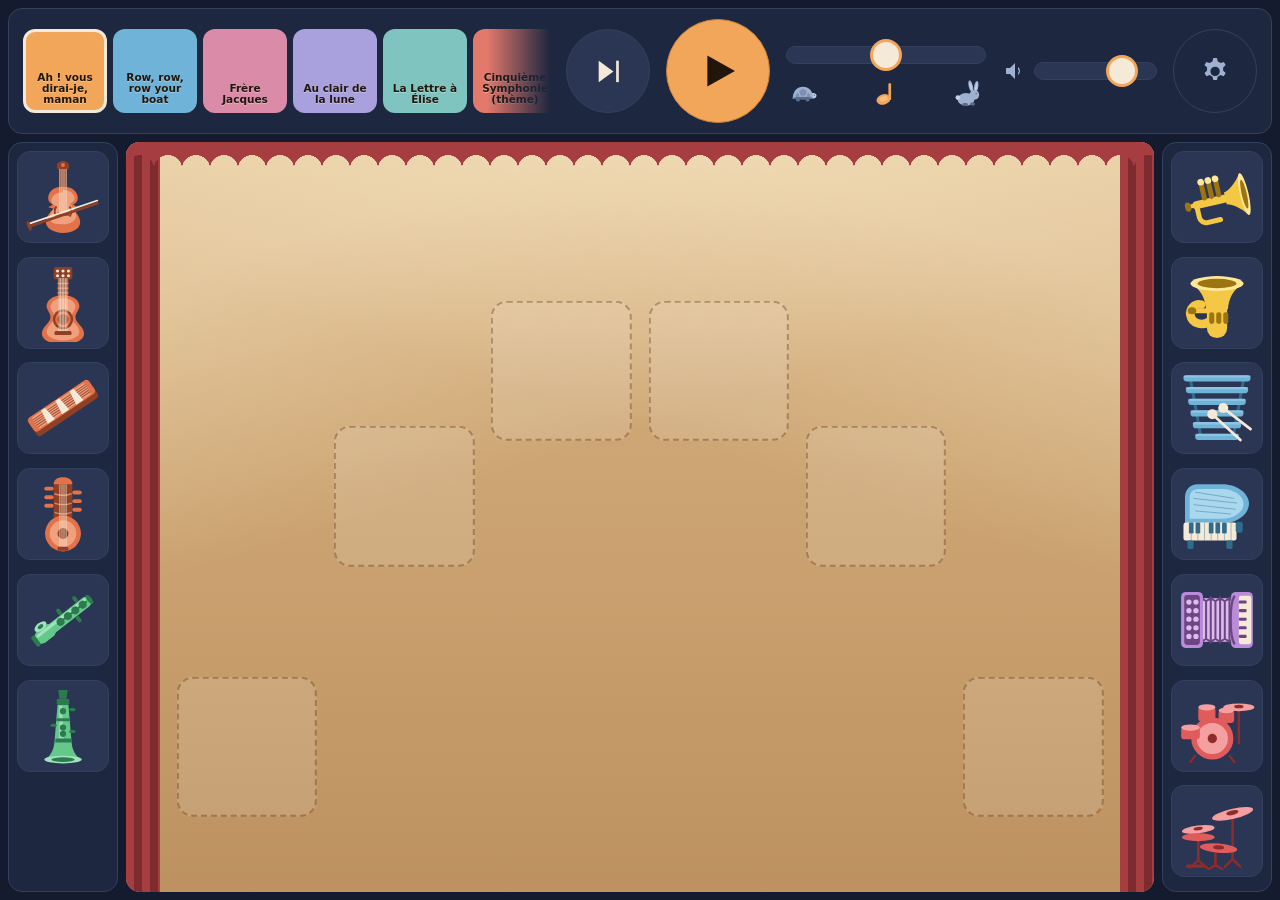
<file: index.html>
<!doctype html>
<html lang="fr">
<head>
<meta charset="utf-8">
<meta name="viewport" content="width=device-width, initial-scale=1, maximum-scale=1, user-scalable=no, viewport-fit=cover">
<meta name="theme-color" content="#141b2e">
<meta name="apple-mobile-web-app-capable" content="yes">
<meta name="apple-mobile-web-app-status-bar-style" content="black-translucent">
<link rel="icon" href="assets/img/icone-32.png">
<link rel="apple-touch-icon" href="assets/img/icone-180.png">
<link rel="manifest" href="manifest.webmanifest">
<link rel="stylesheet" href="src/app.css">
<title>Mon premier orchestre</title>
</head>
<body>

<div class="app">

  <!-- Rangee 1 en portrait, debut de ligne en paysage : le selecteur de
       morceau, la fleche suivant (le PLAY du jouet, qui enchaine), et
       l'engrenage de la zone parent derriere un appui long de 2 s. -->
  <header class="ctrl">
    <div class="rangee">
      <div class="morceaux" id="morceaux"></div>
      <button class="rond" id="suivant" aria-label="morceau suivant">
        <svg viewBox="0 0 24 24"><path d="M5 4l11 8-11 8z"/><path d="M18 4h2v16h-2z"/></svg>
      </button>
      <button class="rond engrenage" id="engrenage" aria-label="zone parent, appui long de 2 secondes">
        <svg viewBox="0 0 24 24"><path d="M12 8.5A3.5 3.5 0 1 0 12 15.5A3.5 3.5 0 1 0 12 8.5M10.6 2h2.8l.5 2.5 2.2 1.3 2.4-.9 1.4 2.4-1.9 1.7v2.5l1.9 1.7-1.4 2.4-2.4-.9-2.2 1.3-.5 2.5h-2.8l-.5-2.5-2.2-1.3-2.4.9-1.4-2.4 1.9-1.7v-2.5L4.1 7.3l1.4-2.4 2.4.9 2.2-1.3z"/></svg>
      </button>
    </div>

    <!-- Rangee 2 : le gros bouton de lecture et le tempo, aimante sur les
         trois reperes illustres (tortue, noire, lapin). -->
    <div class="rangee">
      <button class="rond play" id="play" aria-label="lecture">
        <svg id="icone-play" viewBox="0 0 24 24"><path d="M6 3l16 9-16 9z"/></svg>
        <svg id="icone-pause" viewBox="0 0 24 24"><path d="M5 3h5v18H5zM14 3h5v18h-5z"/></svg>
      </button>
      <div class="curseur">
        <input type="range" class="piste" id="tempo" min="60" max="140" step="1" value="100"
               aria-label="tempo">
        <div class="reperes">
          <svg aria-label="lent"><use href="#r-lent"/></svg>
          <svg class="actif" aria-label="normal"><use href="#r-normal"/></svg>
          <svg aria-label="rapide"><use href="#r-rapide"/></svg>
        </div>
      </div>
    </div>

    <!-- Rangee 3 : le volume, sur toute la largeur en portrait. -->
    <div class="rangee">
      <div class="ligne-volume">
        <svg viewBox="0 0 24 24"><path d="M4 9h4l5-5v16l-5-5H4z"/><path d="M16 8a5 5 0 0 1 0 8v-2a3 3 0 0 0 0-4z"/></svg>
        <input type="range" class="piste" id="volume" min="0" max="100" step="1" value="80"
               aria-label="volume">
      </div>
    </div>
  </header>

  <!-- La scene. Six emplacements en demi-cercle en paysage, en grille 3x2 en
       portrait. Scene vide, aucun son, et l'horloge continue de tourner. -->
  <div class="scene" id="scene">
    <div class="rideau-g"></div>
    <div class="rideau-d"></div>
    <div class="frise"></div>
    <div class="places" id="places"></div>
  </div>

  <!-- La reserve. Deux colonnes laterales en paysage, coupees sur une
       frontiere de famille : cordes et bois a gauche, le reste a droite.
       Une grille de 13 en portrait. -->
  <div class="res-paysage res-a" id="res-a"></div>
  <div class="res-paysage res-b" id="res-b"></div>
  <div class="res-portrait" id="res-portrait"></div>

</div>

<!-- Le fantome qui suit le doigt pendant un glisser. En pointer-events: none,
     sinon il se masquerait lui-meme a elementFromPoint. -->
<div id="fantome" hidden></div>

<!-- L'astuce, quand on lache l'engrenage avant les 2 s. -->
<div id="astuce" hidden></div>

<!-- La zone parent, derriere un appui long de 2 s sur l'engrenage. Trois
     pages : la bibliotheque, l'import, et « a propos » avec les credits que la
     regle dure n° 3 du projet exige. Tout le code est dans src/parent.js. -->
<div id="parent" hidden>
  <div class="panneau">
    <nav class="onglets" id="onglets">
      <button class="onglet actif" data-page="biblio">Bibliothèque</button>
      <button class="onglet" data-page="import">Importer</button>
      <button class="onglet" data-page="propos">À propos</button>
    </nav>

    <section class="page" id="p-biblio">
      <p class="aide">Masquer un morceau le retire du choix de l'enfant sans le
      supprimer. Les flèches changent l'ordre.</p>
      <ul class="liste" id="liste-biblio"></ul>
      <p id="biblio-etat" class="etat"></p>
    </section>

    <section class="page" id="p-import" hidden>
      <p>Deux sortes de fichiers : un morceau au <strong>format du projet</strong>
      (<code>.json</code>), ou un <strong>MIDI standard</strong> (<code>.mid</code>),
      dont tu répartis les pistes sur les instruments.</p>
      <p class="menu">
        <label class="secondaire fichier">Choisir un fichier
          <input type="file" id="fichier" accept=".json,.mid,.midi,application/json,audio/midi,audio/x-midi">
        </label>
      </p>
      <p id="import-etat" class="etat"></p>
      <div id="import-pistes" hidden></div>
      <p class="menu" id="import-actions" hidden>
        <button id="import-valide" class="secondaire">Ajouter à la bibliothèque</button>
        <button id="import-annule" class="secondaire">Annuler</button>
      </p>
    </section>

    <section class="page" id="p-propos" hidden>
      <p><strong>Mon premier orchestre</strong>. Un orchestre à poser sur une scène.</p>
      <p>Les sons viennent de <strong>FluidR3_GM</strong>, sous licence
      <strong>Creative Commons Attribution 3.0</strong>, via le projet
      <em>midi-js-soundfonts</em>. La batterie et les cymbales sont extraites de la même banque,
      donc un seul crédit couvre les treize instruments.</p>
      <p>Le moteur audio est <strong>Tone.js</strong> 15.1.22, sous licence MIT, copié dans
      l'app : aucun appel réseau pendant que ça joue.</p>
      <p>Les illustrations sont originales, dessinées pour ce projet.</p>

      <h2>Hors ligne</h2>
      <p id="etat-hors-ligne" class="etat">…</p>
      <p class="menu">
        <button id="hors-ligne" class="secondaire">Tout garder hors ligne</button>
        <button id="reinit" class="secondaire">Vider la scène et les réglages</button>
        <button id="reparer" class="secondaire">Réparer : vider les caches et recharger</button>
      </p>
      <p class="fin" id="diagnostic-etat"></p>
      <p class="fin" id="diagnostic-caches"></p>
      <p class="fin" id="diagnostic-appui"></p>
      <p class="fin"><a href="test/">Bancs d'essai</a> &middot; <span id="version"></span></p>
    </section>

    <button id="ferme-parent">Retour au jeu</button>
  </div>
</div>

<script src="src/vendor/tone.js"></script>
<script type="module" src="src/app.js"></script>

</body>
</html>
</file>
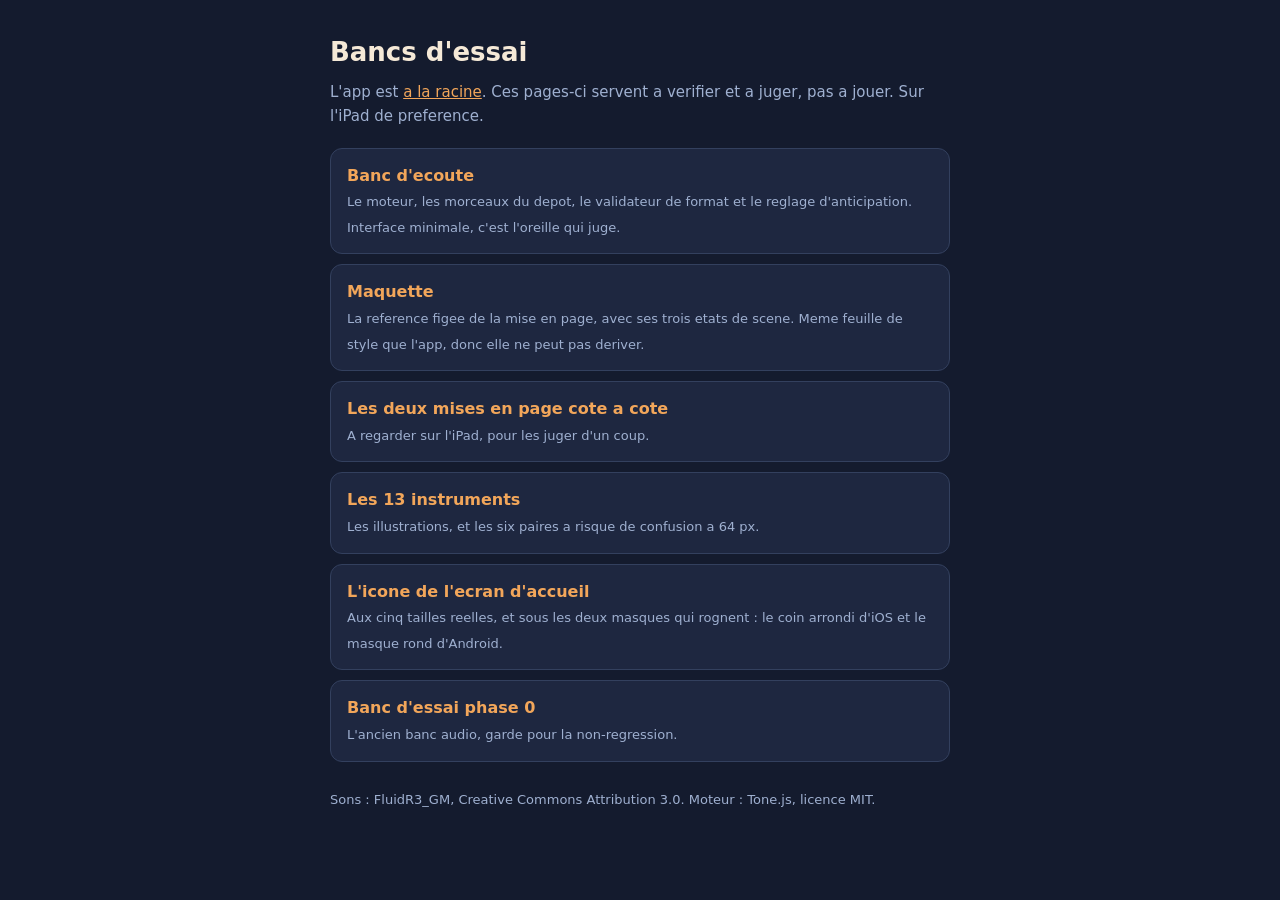
<file: test/index.html>
<!doctype html>
<html lang="fr">
<head>
<meta charset="utf-8">
<meta name="viewport" content="width=device-width, initial-scale=1, viewport-fit=cover">
<link rel="icon" href="data:,">
<title>Mon premier orchestre, bancs d'essai</title>
<style>
  :root { --nuit:#141b2e; --carte:#1e2740; --bord:#33405e; --texte:#f5e9d7;
          --doux:#9fb0d0; --accent:#f2a65a; }
  * { box-sizing: border-box; }
  body { margin:0; background:var(--nuit); color:var(--texte);
         font:16px/1.6 -apple-system, system-ui, sans-serif;
         padding:32px calc(20px + env(safe-area-inset-left)) 48px;
         display:flex; justify-content:center; }
  main { max-width: 620px; width: 100%; }
  h1 { font-size:26px; margin:0 0 6px; }
  p { color:var(--doux); font-size:15px; margin:0 0 20px; }
  ul { list-style:none; margin:0; padding:0; }
  li { margin:0 0 10px; }
  /* La carte, uniquement dans la liste : sans le « li », le lien dans la
     phrase d'introduction devenait lui aussi une grosse boite et coupait la
     phrase en trois. */
  li a { display:block; background:var(--carte); border:1px solid var(--bord);
      border-radius:12px; padding:14px 16px; min-height:64px;
      color:var(--texte); text-decoration:none; }
  li a b { display:block; color:var(--accent); font-size:16px; }
  li a span { font-size:13px; color:var(--doux); }
  p a { color:var(--accent); }
  footer { margin-top:28px; font-size:13px; color:var(--doux); }
</style>
</head>
<body>
<main>
  <h1>Bancs d'essai</h1>
  <p>L'app est <a href="../">a la racine</a>. Ces pages-ci servent a verifier et a juger,
  pas a jouer. Sur l'iPad de preference.</p>
  <ul>
    <li><a href="phase1.html">
      <b>Banc d'ecoute</b>
      <span>Le moteur, les morceaux du depot, le validateur de format et le reglage
      d'anticipation. Interface minimale, c'est l'oreille qui juge.</span></a></li>
    <li><a href="maquette.html">
      <b>Maquette</b>
      <span>La reference figee de la mise en page, avec ses trois etats de scene.
      Meme feuille de style que l'app, donc elle ne peut pas deriver.</span></a></li>
    <li><a href="maquettes.html">
      <b>Les deux mises en page cote a cote</b>
      <span>A regarder sur l'iPad, pour les juger d'un coup.</span></a></li>
    <li><a href="svg.html">
      <b>Les 13 instruments</b>
      <span>Les illustrations, et les six paires a risque de confusion a 64 px.</span></a></li>
    <li><a href="icone.html">
      <b>L'icone de l'ecran d'accueil</b>
      <span>Aux cinq tailles reelles, et sous les deux masques qui rognent :
      le coin arrondi d'iOS et le masque rond d'Android.</span></a></li>
    <li><a href="phase0.html">
      <b>Banc d'essai phase 0</b>
      <span>L'ancien banc audio, garde pour la non-regression.</span></a></li>
  </ul>
  <footer>Sons : FluidR3_GM, Creative Commons Attribution 3.0. Moteur : Tone.js, licence MIT.</footer>
</main>
</body>
</html>
</file>
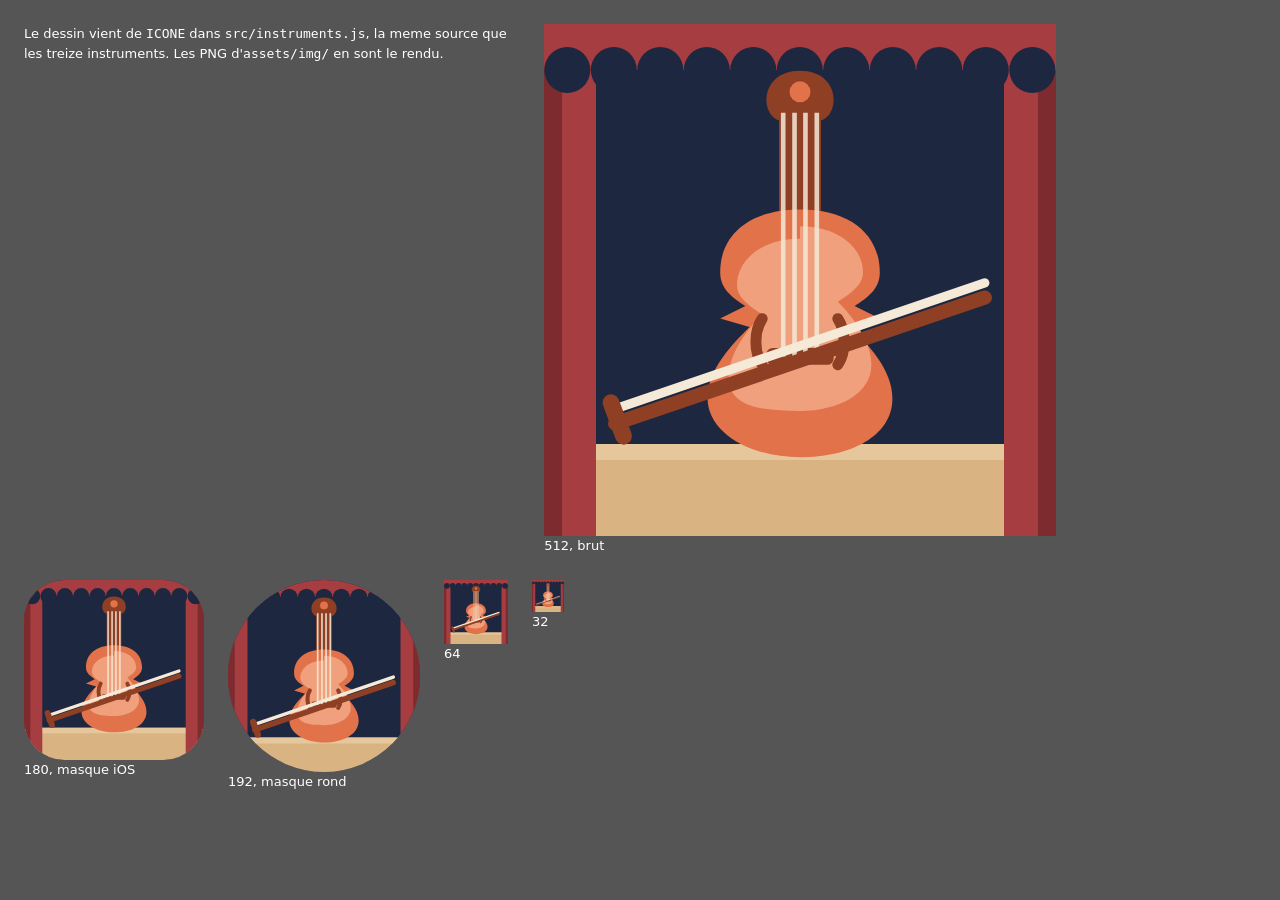
<file: test/icone.html>
<!doctype html>
<html lang="fr">
<head>
<meta charset="utf-8">
<title>Banc d'essai : l'icone de l'app</title>
<link rel="icon" href="../assets/img/icone-32.png">
<style>
  body { margin: 0; padding: 24px; background: #555; color: #fff;
         font: 13px/1.5 system-ui, sans-serif;
         display: flex; gap: 24px; align-items: flex-start; flex-wrap: wrap; }
  svg.icone { display: block; }
  .t512 { width: 512px; height: 512px; }
  .t192 { width: 192px; height: 192px; }
  .t180 { width: 180px; height: 180px; }
  .t64  { width: 64px;  height: 64px; }
  .t32  { width: 32px;  height: 32px; }
  /* Les deux masques qui rognent vraiment : le coin arrondi d'iOS et le
     masque rond d'Android. La verification qui compte est que rien
     d'important ne tombe dans ce qui est coupe. */
  .rond { border-radius: 50%; overflow: hidden; }
  .ios  { border-radius: 22.5%; overflow: hidden; }
  p.note { flex: 1 1 100%; margin: 0 0 4px; max-width: 60ch; }
</style>
</head>
<body>

<p class="note">Le dessin vient de <code>ICONE</code> dans <code>src/instruments.js</code>,
la meme source que les treize instruments. Les PNG d'<code>assets/img/</code> en sont le
rendu.</p>

<div><svg class="icone t512" id="grande" viewBox="0 0 512 512"></svg><div>512, brut</div></div>
<div><div class="ios"><svg class="icone t180" viewBox="0 0 512 512"></svg></div><div>180, masque iOS</div></div>
<div><div class="rond"><svg class="icone t192" viewBox="0 0 512 512"></svg></div><div>192, masque rond</div></div>
<div><svg class="icone t64" viewBox="0 0 512 512"></svg><div>64</div></div>
<div><svg class="icone t32" viewBox="0 0 512 512"></svg><div>32</div></div>

<script type="module">
  import { injecteSprite, ICONE } from "../src/instruments.js";
  injecteSprite();
  for (const s of document.querySelectorAll("svg.icone")) s.innerHTML = ICONE;
  window.pret = true;
</script>

</body>
</html>
</file>
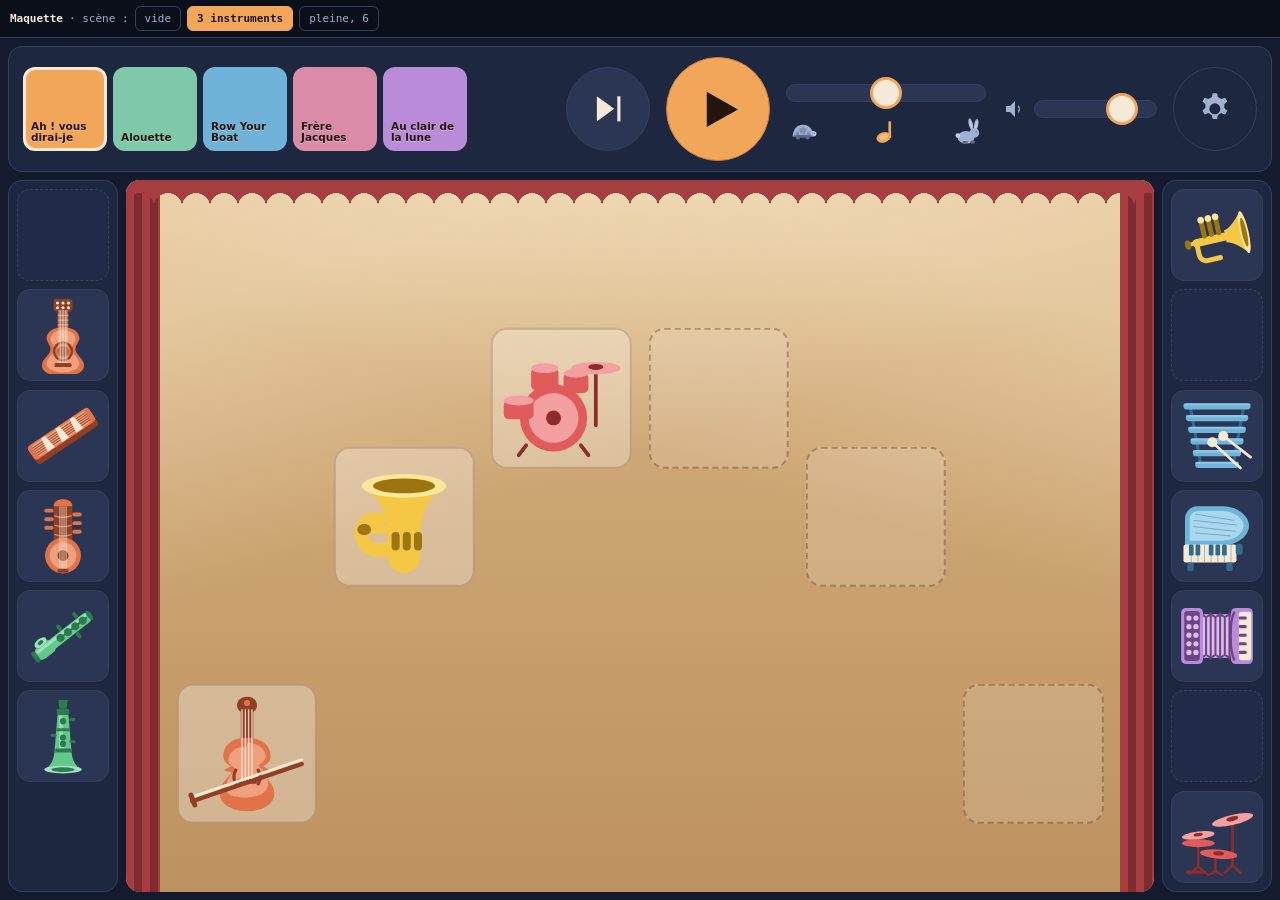
<file: test/maquette.html>
<!doctype html>
<html lang="fr">
<head>
<meta charset="utf-8">
<meta name="viewport" content="width=device-width, initial-scale=1, viewport-fit=cover">
<link rel="icon" href="data:,">
<title>Mon premier orchestre, maquette</title>
<link rel="stylesheet" href="../src/app.css">
<style>
  /* ==========================================================================
     MAQUETTE FIXE. La mise en page vient de src/app.css, la MEME feuille que
     l'app : recopier ces 360 lignes ici les ferait diverger au premier reglage.
     Cette page ne garde en propre que ce qui n'existe pas dans l'app : sa barre
     d'essai, et les trois etats de scene en CSS pur.

     Rien ne fonctionne ici, et c'est voulu : aucun son, aucune interaction.
     C'est la mise en page qu'on juge, et elle est validee. Les trois boutons
     du haut sont un interrupteur CSS (des radios), pas du code.

     Bascule au point de rupture : au dessus de 900 px la mise en page paysage
     (iPad, Mac), en dessous la mise en page portrait (iPhone).
     ========================================================================== */

  :root { --essai: 38px; }   /* l'app vaut 0, la barre d'essai prend la place */

  /* --- la barre d'essai, volontairement laide pour qu'on ne la confonde pas
         avec l'app --- */
  .essai {
    height: var(--essai); display: flex; align-items: center; gap: 6px;
    padding: 0 10px; background: #0b0f1a; border-bottom: 1px solid var(--bord);
    font: 11px ui-monospace, Menlo, monospace; color: var(--doux);
  }
  .essai b { color: var(--texte); font-weight: 600; }
  .etat { position: absolute; opacity: 0; pointer-events: none; }
  .essai label {
    padding: 5px 9px; border: 1px solid var(--bord); border-radius: 6px;
    cursor: pointer; white-space: nowrap;
  }
  #e-vide:checked  ~ .essai label[for="e-vide"],
  #e-trois:checked ~ .essai label[for="e-trois"],
  #e-plein:checked ~ .essai label[for="e-plein"] {
    background: var(--accent); color: #22160c; border-color: var(--accent); font-weight: 700;
  }

  /* ======================= LES TROIS ETATS, EN CSS PUR =======================
     Poser un instrument, c'est le faire disparaitre de la reserve et apparaitre
     sur la scene. La place qu'il laisse dans la reserve reste vide plutot que
     de se refermer : un enfant de 6 ans retrouve son instrument a la meme
     position, c'est plus important que de gagner de la place.
     ========================================================================= */
  /* scene vide */
  #e-vide:checked ~ .app .place > svg { visibility: hidden; }
  /* scene a trois : violon, tuba, batterie, le trio de reference de CLAUDE.md */
  #e-trois:checked ~ .app .place:nth-child(n+4) > svg { visibility: hidden; }
  #e-trois:checked ~ .app .jeton[data-pose="3"] > svg { visibility: hidden; }
  /* scene pleine */
  #e-plein:checked ~ .app .jeton[data-pose] > svg { visibility: hidden; }

  /* l'emplacement occupe devient un panneau franc, le libre reste en pointilles */
  #e-trois:checked ~ .app .place:nth-child(-n+3),
  #e-plein:checked ~ .app .place {
    border-style: solid; border-color: rgba(90,50,20,.22); background: rgba(255,255,255,.3);
  }
  /* le jeton vide de la reserve : le creux reste visible */
  #e-trois:checked ~ .app .jeton[data-pose="3"],
  #e-plein:checked ~ .app .jeton[data-pose] {
    background: #212b47; border-style: dashed;
  }
</style>
</head>
<body>

<!-- les trois radios pilotent l'etat de la scene, en CSS, sans une ligne de JS -->
<input class="etat" type="radio" name="etat" id="e-vide">
<input class="etat" type="radio" name="etat" id="e-trois" checked>
<input class="etat" type="radio" name="etat" id="e-plein">

<div class="essai">
  <b>Maquette</b> &middot; scène :
  <label for="e-vide">vide</label>
  <label for="e-trois">3 instruments</label>
  <label for="e-plein">pleine, 6</label>
</div>

<div class="app">

  <header class="ctrl">

    <!-- rangee 1 : le selecteur de morceau, la fleche suivant (le PLAY du
         jouet, qui enchaine les morceaux), et l'engrenage de la zone parent -->
    <div class="rangee">
      <div class="morceaux">
        <div class="morceau choisi" style="background:#f2a65a"><span>Ah&nbsp;! vous dirai-je</span></div>
        <div class="morceau" style="background:#7fc8a9"><span>Alouette</span></div>
        <div class="morceau" style="background:#6fb3d8"><span>Row Your Boat</span></div>
        <div class="morceau" style="background:#d98ba8"><span>Fr&egrave;re Jacques</span></div>
        <div class="morceau" style="background:#b98bd9"><span>Au clair de la lune</span></div>
      </div>
      <div class="rond" aria-label="morceau suivant">
        <svg viewBox="0 0 24 24"><path d="M5 4l11 8-11 8z"/><path d="M18 4h2v16h-2z"/></svg>
      </div>
      <div class="rond engrenage" aria-label="zone parent, appui long 2 s">
        <svg viewBox="0 0 24 24"><path d="M12 8.5A3.5 3.5 0 1 0 12 15.5A3.5 3.5 0 1 0 12 8.5M10.6 2h2.8l.5 2.5 2.2 1.3 2.4-.9 1.4 2.4-1.9 1.7v2.5l1.9 1.7-1.4 2.4-2.4-.9-2.2 1.3-.5 2.5h-2.8l-.5-2.5-2.2-1.3-2.4.9-1.4-2.4 1.9-1.7v-2.5L4.1 7.3l1.4-2.4 2.4.9 2.2-1.3z"/></svg>
      </div>
    </div>

    <!-- rangee 2 : le gros bouton de lecture et le tempo, aimante sur trois
         reperes illustres : tortue, noire, lapin, comme le veut le cadrage
         section 4.2. Dessines, pas des emoji, dont le rendu varie selon
         l'appareil. En phase 1 ils seront tapables, avec une zone sensible de
         64 px autour d'un dessin de 30. -->
    <div class="rangee">
      <div class="rond play" aria-label="lecture">
        <svg viewBox="0 0 24 24"><path d="M6 3l16 9-16 9z"/></svg>
      </div>
      <div class="curseur">
        <input type="range" class="piste" min="60" max="140" value="100" aria-label="tempo">
        <div class="reperes">
          <svg aria-label="lent"><use href="#r-lent"/></svg>
          <svg class="actif" aria-label="normal"><use href="#r-normal"/></svg>
          <svg aria-label="rapide"><use href="#r-rapide"/></svg>
        </div>
      </div>
    </div>

    <!-- rangee 3 : le volume, sur toute la largeur en portrait. A deux
         curseurs sur une meme ligne de telephone, chacun tombait a 5 cm. -->
    <div class="rangee">
      <div class="ligne-volume">
        <svg viewBox="0 0 24 24"><path d="M4 9h4l5-5v16l-5-5H4z"/><path d="M16 8a5 5 0 0 1 0 8v-2a3 3 0 0 0 0-4z"/></svg>
        <input type="range" class="piste" min="0" max="100" value="80" aria-label="volume">
      </div>
    </div>

  </header>

  <div class="scene">
    <div class="rideau-g"></div>
    <div class="rideau-d"></div>
    <div class="frise"></div>
    <div class="places" id="places"></div>
  </div>

  <div class="res-paysage res-a" id="res-a"></div>
  <div class="res-paysage res-b" id="res-b"></div>
  <div class="res-portrait" id="res-portrait"></div>

</div>

<script type="module">
  // Le seul JavaScript de la page : injecter le sprite et ecrire les jetons.
  // Aucune interaction, aucun son, aucun etat. Tout ce qui bouge est en CSS.
  import { INSTRUMENTS, injecteSprite, instrument } from "../src/instruments.js";
  injecteSprite();

  // L'ordre des 6 emplacements de la maquette. Les trois premiers sont le trio
  // de reference de CLAUDE.md, celui qui doit sonner comme un vrai arrangement.
  const SUR_SCENE = ["violon", "tuba", "batterie", "flute", "piano", "cymbales"];

  const dessin = (id) => {
    const i = instrument(id);
    return `<svg class="f-${i.famille}"><use href="#i-${id}"/></svg>`;
  };

  document.getElementById("places").innerHTML = SUR_SCENE
    .map((id) => `<div class="place">${dessin(id)}</div>`).join("");

  // data-pose dit a quel etat le jeton quitte la reserve : "3" pour le trio,
  // "6" pour ceux qui ne partent qu'a scene pleine.
  const jeton = (i) => {
    const rang = SUR_SCENE.indexOf(i.id);
    const pose = rang < 0 ? "" : rang < 3 ? ' data-pose="3"' : ' data-pose="6"';
    return `<div class="jeton"${pose} title="${i.nom}">${dessin(i.id)}</div>`;
  };

  // Paysage : deux colonnes laterales, coupees sur une frontiere de famille
  // et pas au milieu du tas. Cordes et bois a gauche (6), cuivres, claviers,
  // vent et percussions a droite (7).
  const GAUCHE = ["cordes", "bois"];
  const html = (liste) => liste.map(jeton).join("");
  document.getElementById("res-a").innerHTML =
    html(INSTRUMENTS.filter((i) => GAUCHE.includes(i.famille)));
  document.getElementById("res-b").innerHTML =
    html(INSTRUMENTS.filter((i) => !GAUCHE.includes(i.famille)));
  // Portrait : les 13 en grille, meme ordre.
  document.getElementById("res-portrait").innerHTML = html(INSTRUMENTS);

  window.pret = true;
</script>

</body>
</html>
</file>
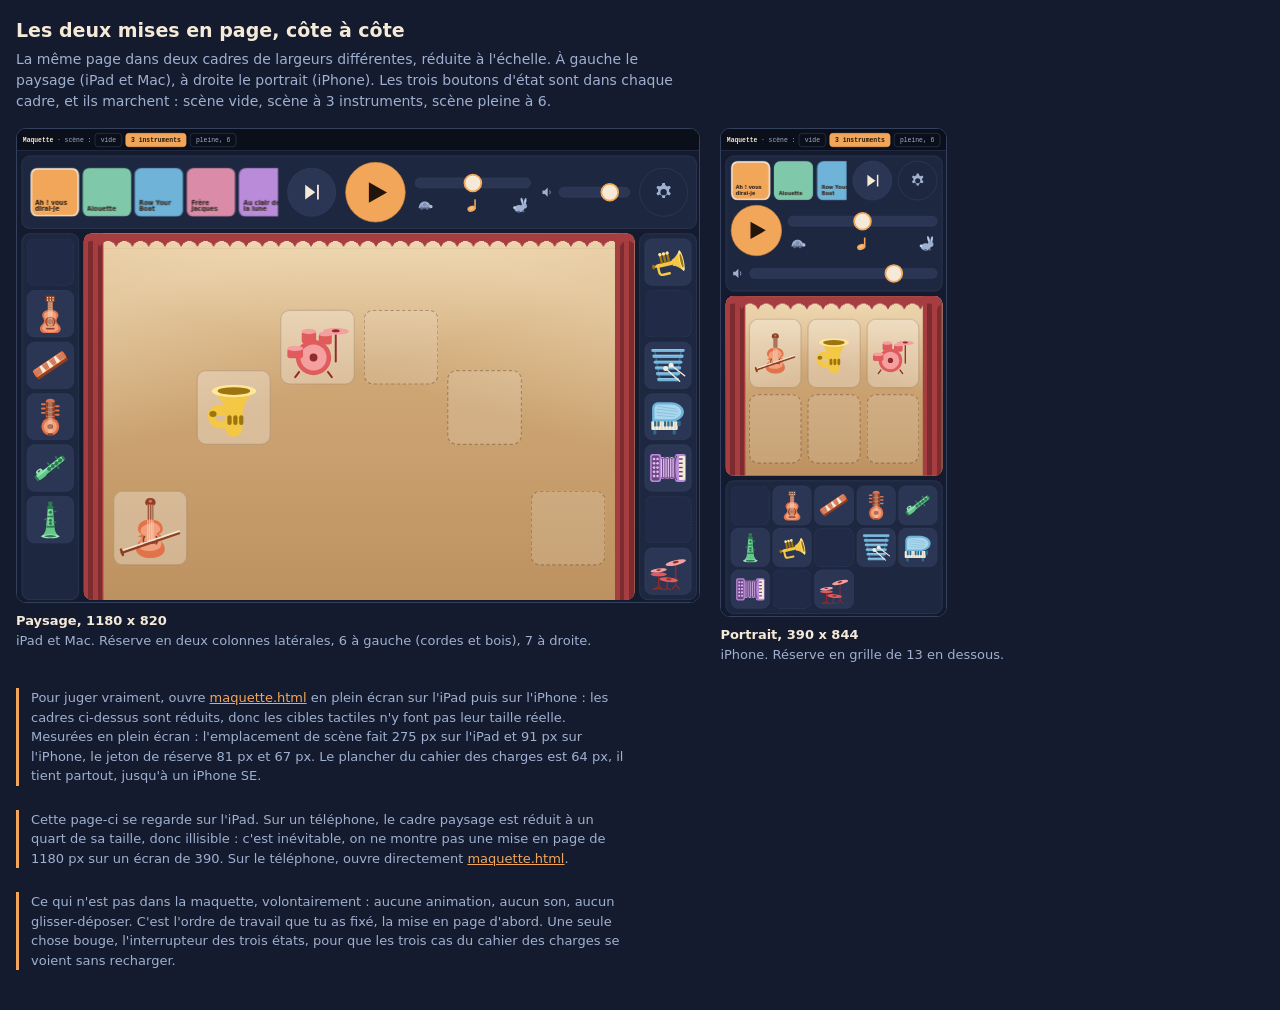
<file: test/maquettes.html>
<!doctype html>
<html lang="fr">
<head>
<meta charset="utf-8">
<meta name="viewport" content="width=device-width, initial-scale=1, viewport-fit=cover">
<link rel="icon" href="data:,">
<title>Mon premier orchestre, les deux mises en page</title>
<style>
  /* Les deux mises en page cote a cote, chacune dans un cadre a sa taille
     exacte puis reduite a l'echelle. C'est la meme page, maquette.html : ce
     qui change n'est que la largeur du cadre, donc c'est bien le point de
     rupture qu'on regarde travailler, pas deux fichiers differents. */
  :root {
    --nuit: #141b2e; --carte: #1e2740; --bord: #33405e;
    --texte: #f5e9d7; --doux: #9fb0d0; --accent: #f2a65a;
    --ep: .58;   /* echelle du cadre paysage */
    --eo: .58;   /* echelle du cadre portrait */
  }
  * { box-sizing: border-box; }
  body {
    margin: 0; padding: 16px calc(16px + env(safe-area-inset-left)) 40px;
    background: var(--nuit); color: var(--texte);
    font: 15px/1.5 -apple-system, system-ui, sans-serif;
  }
  h1 { font-size: 19px; margin: 0 0 4px; }
  p { color: var(--doux); font-size: 14px; margin: 0 0 16px; max-width: 74ch; }
  .duo { display: flex; flex-wrap: wrap; gap: 20px; align-items: flex-start; }
  figure { margin: 0; }
  figcaption { font-size: 13px; color: var(--doux); margin-top: 8px; }
  figcaption b { color: var(--texte); }
  .cadre {
    border: 1px solid var(--bord); border-radius: 10px; overflow: hidden;
    background: #000; position: relative;
  }
  .cadre iframe { border: 0; display: block; transform-origin: top left; }
  /* paysage, cible 1180 x 820 */
  .paysage { width: calc(1180px * var(--ep)); height: calc(820px * var(--ep)); }
  .paysage iframe { width: 1180px; height: 820px; transform: scale(var(--ep)); }
  /* portrait, cible 390 x 844 */
  .portrait { width: calc(390px * var(--eo)); height: calc(844px * var(--eo)); }
  .portrait iframe { width: 390px; height: 844px; transform: scale(var(--eo)); }

  @media (max-width: 1160px) { :root { --ep: .48; --eo: .52; } }
  @media (max-width:  980px) { :root { --ep: .40; --eo: .46; } }
  @media (max-width:  760px) { :root { --ep: .46; --eo: .56; } .duo { flex-direction: column; } }
  @media (max-width:  600px) { :root { --ep: .34; --eo: .52; } }
  @media (max-width:  430px) { :root { --ep: .28; --eo: .46; } }
  @media (max-width:  360px) { :root { --ep: .24; --eo: .42; } }

  .note {
    border-left: 3px solid var(--accent); padding-left: 12px; font-size: 13px;
    color: var(--doux); max-width: 74ch; margin: 24px 0 0;
  }
  a { color: var(--accent); }
</style>
</head>
<body>

<h1>Les deux mises en page, côte à côte</h1>
<p>La même page dans deux cadres de largeurs différentes, réduite à l'échelle. À gauche le
paysage (iPad et Mac), à droite le portrait (iPhone). Les trois boutons d'état sont dans
chaque cadre, et ils marchent : scène vide, scène à 3 instruments, scène pleine à 6.</p>

<div class="duo">
  <figure>
    <div class="cadre paysage"><iframe src="maquette.html" title="mise en page paysage"></iframe></div>
    <figcaption><b>Paysage, 1180 x 820</b><br>iPad et Mac. Réserve en deux colonnes
    latérales, 6 à gauche (cordes et bois), 7 à droite.</figcaption>
  </figure>
  <figure>
    <div class="cadre portrait"><iframe src="maquette.html" title="mise en page portrait"></iframe></div>
    <figcaption><b>Portrait, 390 x 844</b><br>iPhone. Réserve en grille de 13 en
    dessous.</figcaption>
  </figure>
</div>

<p class="note">Pour juger vraiment, ouvre <a href="maquette.html">maquette.html</a> en
plein écran sur l'iPad puis sur l'iPhone : les cadres ci-dessus sont réduits, donc les
cibles tactiles n'y font pas leur taille réelle. Mesurées en plein écran : l'emplacement de
scène fait 275 px sur l'iPad et 91 px sur l'iPhone, le jeton de réserve 81 px et 67 px. Le
plancher du cahier des charges est 64 px, il tient partout, jusqu'à un iPhone SE.</p>

<p class="note">Cette page-ci se regarde sur l'iPad. Sur un téléphone, le cadre paysage est
réduit à un quart de sa taille, donc illisible : c'est inévitable, on ne montre pas une mise
en page de 1180 px sur un écran de 390. Sur le téléphone, ouvre directement
<a href="maquette.html">maquette.html</a>.</p>

<p class="note">Ce qui n'est pas dans la maquette, volontairement : aucune animation, aucun
son, aucun glisser-déposer. C'est l'ordre de travail que tu as fixé, la mise en page d'abord.
Une seule chose bouge, l'interrupteur des trois états, pour que les trois cas du cahier des
charges se voient sans recharger.</p>

</body>
</html>
</file>
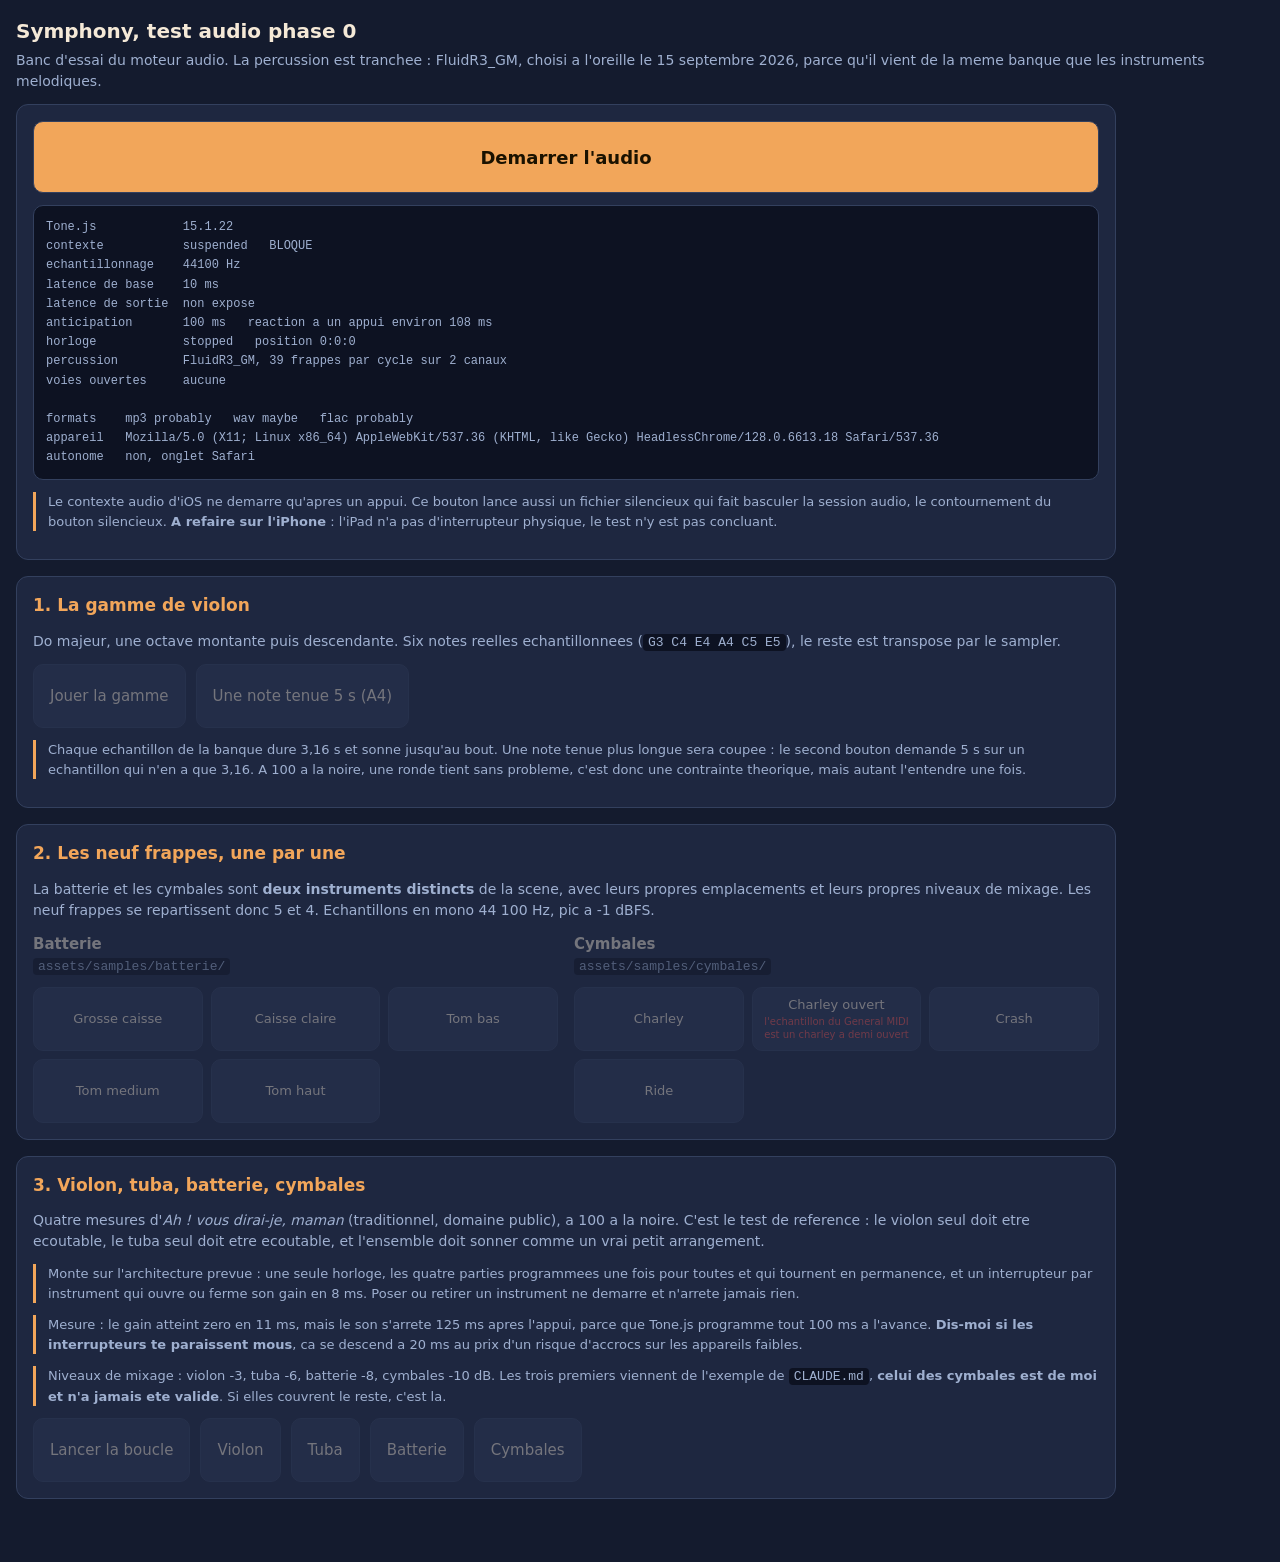
<file: test/phase0.html>
<!doctype html>
<html lang="fr">
<head>
<meta charset="utf-8">
<meta name="viewport" content="width=device-width, initial-scale=1, viewport-fit=cover">
<meta name="apple-mobile-web-app-capable" content="yes">
<link rel="icon" href="data:,">
<title>Symphony, test audio phase 0</title>
<style>
  :root {
    --fond: #141b2e;
    --carte: #1e2740;
    --bord: #33405e;
    --texte: #f5e9d7;
    --doux: #9fb0d0;
    --accent: #f2a65a;
    --vert: #6fcf97;
    --rouge: #eb5757;
  }
  * { box-sizing: border-box; -webkit-tap-highlight-color: transparent; }
  body {
    margin: 0; padding: 16px calc(16px + env(safe-area-inset-left)) 48px;
    background: var(--fond); color: var(--texte);
    font: 16px/1.5 -apple-system, system-ui, sans-serif;
  }
  h1 { font-size: 20px; margin: 0 0 4px; }
  h2 { font-size: 17px; margin: 0 0 12px; color: var(--accent); }
  p  { margin: 0 0 12px; color: var(--doux); font-size: 14px; }
  code { background: #0d1222; padding: 1px 5px; border-radius: 4px; font-size: 13px; }

  section {
    background: var(--carte); border: 1px solid var(--bord); border-radius: 12px;
    padding: 16px; margin: 0 0 16px; max-width: 1100px;
  }
  fieldset { border: 0; margin: 0; padding: 0; min-width: 0; }
  fieldset[disabled] { opacity: .4; pointer-events: none; }

  button {
    min-height: 64px; min-width: 64px; padding: 10px 16px;
    background: #2b3654; color: var(--texte);
    border: 1px solid var(--bord); border-radius: 10px;
    font: inherit; font-size: 15px; cursor: pointer; touch-action: manipulation;
  }
  button:active { background: var(--accent); color: #1a1200; }
  button.principal {
    background: var(--accent); color: #1a1200; font-weight: 600;
    font-size: 18px; width: 100%; min-height: 72px;
  }
  button.actif { background: var(--vert); color: #04200f; font-weight: 600; }

  .rangee { display: flex; flex-wrap: wrap; gap: 10px; }
  .kits { display: grid; grid-template-columns: repeat(auto-fit, minmax(260px, 1fr)); gap: 16px; }
  .kit h3 { font-size: 15px; margin: 0 0 2px; }
  .kit .licence { font-size: 12px; color: var(--doux); margin: 0 0 10px; }
  .pads { display: grid; grid-template-columns: repeat(3, 1fr); grid-auto-rows: 1fr; gap: 8px; }
  .pads button { font-size: 13px; padding: 6px 4px; line-height: 1.25; }
  .pads button small { display: block; color: var(--rouge); font-size: 10px; margin-top: 3px; }
  .pads button:active small { color: #6b1a1a; }

  #diag {
    background: #0d1222; border: 1px solid var(--bord); border-radius: 10px;
    padding: 12px; margin-top: 12px; font-family: ui-monospace, Menlo, monospace;
    font-size: 12px; line-height: 1.6; white-space: pre-wrap; word-break: break-word;
    color: var(--doux);
  }
  .ok { color: var(--vert); } .ko { color: var(--rouge); }
  .note { border-left: 3px solid var(--accent); padding-left: 12px; font-size: 13px; color: var(--doux); }
</style>
</head>
<body>

<h1>Symphony, test audio phase 0</h1>
<p>Banc d'essai du moteur audio. La percussion est tranchee : FluidR3_GM, choisi a l'oreille
le 15 septembre 2026, parce qu'il vient de la meme banque que les instruments melodiques.</p>

<section>
  <button id="amorce" class="principal">Demarrer l'audio</button>
  <div id="diag">en attente du premier appui</div>
  <p class="note" style="margin-top:12px">Le contexte audio d'iOS ne demarre qu'apres un
  appui. Ce bouton lance aussi un fichier silencieux qui fait basculer la session audio, le
  contournement du bouton silencieux. <strong>A refaire sur l'iPhone</strong> : l'iPad n'a pas
  d'interrupteur physique, le test n'y est pas concluant.</p>
</section>

<section>
  <h2>1. La gamme de violon</h2>
  <p>Do majeur, une octave montante puis descendante. Six notes reelles echantillonnees
  (<code>G3 C4 E4 A4 C5 E5</code>), le reste est transpose par le sampler.</p>
  <fieldset id="bloc1" disabled>
    <div class="rangee">
      <button id="btnGamme">Jouer la gamme</button>
      <button id="btnNoteSeule">Une note tenue 5 s (A4)</button>
    </div>
  </fieldset>
  <p class="note" style="margin-top:12px">Chaque echantillon de la banque dure 3,16 s et
  sonne jusqu'au bout. Une note tenue plus longue sera coupee : le second bouton demande
  5 s sur un echantillon qui n'en a que 3,16. A 100 a la noire, une ronde tient sans
  probleme, c'est donc une contrainte theorique, mais autant l'entendre une fois.</p>
</section>

<section>
  <h2>2. Les neuf frappes, une par une</h2>
  <p>La batterie et les cymbales sont <strong>deux instruments distincts</strong> de la
  scene, avec leurs propres emplacements et leurs propres niveaux de mixage. Les neuf frappes
  se repartissent donc 5 et 4. Echantillons en mono 44 100 Hz, pic a -1 dBFS.</p>
  <fieldset id="bloc2" disabled>
    <div class="kits">
      <div class="kit">
        <h3>Batterie</h3>
        <p class="licence"><code>assets/samples/batterie/</code></p>
        <div class="pads" id="padsBatterie"></div>
      </div>
      <div class="kit">
        <h3>Cymbales</h3>
        <p class="licence"><code>assets/samples/cymbales/</code></p>
        <div class="pads" id="padsCymbales"></div>
      </div>
    </div>
  </fieldset>
</section>

<section>
  <h2>3. Violon, tuba, batterie, cymbales</h2>
  <p>Quatre mesures d'<em>Ah ! vous dirai-je, maman</em> (traditionnel, domaine public), a
  100 a la noire. C'est le test de reference : le violon seul doit etre ecoutable, le tuba
  seul doit etre ecoutable, et l'ensemble doit sonner comme un vrai petit arrangement.</p>
  <p class="note">Monte sur l'architecture prevue : une seule horloge, les quatre parties
  programmees une fois pour toutes et qui tournent en permanence, et un interrupteur par
  instrument qui ouvre ou ferme son gain en 8 ms. Poser ou retirer un instrument ne demarre
  et n'arrete jamais rien.</p>
  <p class="note">Mesure : le gain atteint zero en 11 ms, mais le son s'arrete 125 ms apres
  l'appui, parce que Tone.js programme tout 100 ms a l'avance. <strong>Dis-moi si les
  interrupteurs te paraissent mous</strong>, ca se descend a 20 ms au prix d'un risque
  d'accrocs sur les appareils faibles.</p>
  <p class="note">Niveaux de mixage : violon -3, tuba -6, batterie -8, cymbales -10 dB. Les
  trois premiers viennent de l'exemple de <code>CLAUDE.md</code>, <strong>celui des cymbales
  est de moi et n'a jamais ete valide</strong>. Si elles couvrent le reste, c'est la.</p>
  <fieldset id="bloc3" disabled>
    <div class="rangee">
      <button id="btnTransport">Lancer la boucle</button>
      <button id="btnViolon" data-voie="violon">Violon</button>
      <button id="btnTuba" data-voie="tuba">Tuba</button>
      <button id="btnBatterie" data-voie="batterie">Batterie</button>
      <button id="btnCymbales" data-voie="cymbales">Cymbales</button>
    </div>
  </fieldset>
</section>

<script src="../src/vendor/tone.js"></script>
<script>
"use strict";

// --- Ce que la page connait ---------------------------------------------------

// La batterie et les cymbales sont deux instruments distincts de la scene
// (CLAUDE.md, tableau des roles), avec leurs propres emplacements et leurs
// propres niveaux de mixage. Les neuf frappes se repartissent donc 5 et 4.
const PERCUSSION = {
  batterie: ["kick", "snare", "tom_bas", "tom_med", "tom_haut"],
  cymbales: ["charley", "charley_ouvert", "crash", "ride"]
};

// Quelle frappe appartient a quel instrument. Construit une fois, lu partout.
const INSTRUMENT_DE = {};
for (const [inst, frappes] of Object.entries(PERCUSSION)) {
  for (const f of frappes) INSTRUMENT_DE[f] = inst;
}

const ETIQUETTES = {
  kick: "Grosse caisse", snare: "Caisse claire", tom_bas: "Tom bas",
  tom_med: "Tom medium", tom_haut: "Tom haut", charley: "Charley",
  charley_ouvert: "Charley ouvert", crash: "Crash", ride: "Ride"
};

// Reserve a afficher sous le pad concerne, pour ne rien cacher.
const RESERVES = {
  charley_ouvert: "l'echantillon du General MIDI est un charley a demi ouvert"
};

const NOTES_VIOLON = ["G3", "C4", "E4", "A4", "C5", "E5"];
const NOTES_TUBA   = ["E1", "A1", "D2", "G2", "C3", "F3"];

// Niveaux de mixage. Les trois premiers viennent de l'exemple de CLAUDE.md,
// celui des cymbales est une supposition de ma part, jamais validee a l'oreille.
const MIX = { violon: -3, tuba: -6, batterie: -8, cymbales: -10 };

// --- Etat --------------------------------------------------------------------

let bus, violonSolo, violon, tuba;
const tampons = {};      // nom d'instrument -> ToneAudioBuffers
const voies = {};        // nom d'instrument -> { mute, mixage, ouvert }
const directs = {};      // nom d'instrument -> Gain, pour les pads de la zone 2
const etouffement = {};  // groupe -> source en cours
let amorce = false;
const journal = [];

function note(texte) {
  journal.unshift(texte);
  if (journal.length > 6) journal.pop();
}

// --- Amorcage ----------------------------------------------------------------

const silencieux = new Audio("../assets/silence.mp3");
silencieux.loop = true;
silencieux.setAttribute("playsinline", "");

document.getElementById("amorce").addEventListener("click", async (ev) => {
  const bouton = ev.currentTarget;
  if (amorce) return;
  bouton.disabled = true;
  bouton.textContent = "Chargement...";

  // 1. La bascule de session iOS. Doit partir dans le geste, sans await avant.
  let sessionOk = true;
  silencieux.play().catch((e) => { sessionOk = false; note("session audio refusee : " + e.name); });

  try {
    // 2. Le contexte audio. Idem, dans le geste.
    await Tone.start();
    note("Tone.start() resolu");

    // 3. Les instruments, puis l'attente du chargement.
    construis();
    await Tone.loaded();
    note("tous les echantillons charges");

    amorce = true;
    for (const id of ["bloc1", "bloc2", "bloc3"]) {
      document.getElementById(id).disabled = false;
    }
    bouton.textContent = sessionOk ? "Audio pret" : "Audio pret, session iOS a verifier";
    bouton.classList.remove("principal");
    bouton.classList.add("actif");
  } catch (e) {
    note("ECHEC a l'amorcage : " + (e && e.message ? e.message : e));
    bouton.disabled = false;
    bouton.textContent = "Reessayer";
  }
  rafraichisDiag();
});

// --- Construction du graphe audio -------------------------------------------

function urlsDeNotes(notes) {
  const o = {};
  for (const n of notes) o[n] = n + ".mp3";
  return o;
}

function voie(nom) {
  const mixage = new Tone.Gain(Tone.dbToGain(MIX[nom])).connect(bus);
  const mute = new Tone.Gain(0).connect(mixage);   // ferme au depart
  voies[nom] = { mute, mixage, ouvert: false };
  return mute;
}

function construis() {
  bus = new Tone.Gain(1).toDestination();

  // Zone 1 : chemin direct, sans interrupteur. On teste le son, pas l'architecture.
  violonSolo = new Tone.Sampler({
    urls: urlsDeNotes(NOTES_VIOLON),
    baseUrl: "../assets/samples/violon/",
    release: 0.4
  }).connect(bus);

  // Zone 3 : chaine complete. Sampler -> gain de mute -> gain de mixage -> bus.
  violon = new Tone.Sampler({
    urls: urlsDeNotes(NOTES_VIOLON),
    baseUrl: "../assets/samples/violon/",
    release: 0.4
  }).connect(voie("violon"));

  tuba = new Tone.Sampler({
    urls: urlsDeNotes(NOTES_TUBA),
    baseUrl: "../assets/samples/tuba/",
    release: 0.4
  }).connect(voie("tuba"));

  for (const [inst, frappes] of Object.entries(PERCUSSION)) {
    const urls = {};
    for (const f of frappes) urls[f] = f + ".wav";
    tampons[inst] = new Tone.ToneAudioBuffers({
      urls, baseUrl: "../assets/samples/" + inst + "/"
    });
    voie(inst);
    // Chemin des pads de la zone 2 : direct, a niveau brut, sans interrupteur.
    directs[inst] = new Tone.Gain(1).connect(bus);
  }

  programmeLaBoucle();
}

// --- Frappes ------------------------------------------------------------------

// Une source jetable par frappe, donc vraie polyphonie et pas d'erreur de
// redemarrage quand la meme frappe revient vite.
function frappe(nom, temps, destination, velocite) {
  const tampon = tampons[INSTRUMENT_DE[nom]].get(nom);
  const src = new Tone.ToneBufferSource({ url: tampon, fadeOut: 0.02 }).connect(destination);

  // Le charley s'etouffe lui-meme et etouffe le charley ouvert, comme un vrai.
  if (nom === "charley" || nom === "charley_ouvert") {
    const ancien = etouffement.charley;
    if (ancien) { try { ancien.stop(temps + 0.02); } catch (e) { /* deja fini */ } }
    etouffement.charley = src;
  }

  src.onended = () => src.dispose();
  src.start(temps, 0, undefined, velocite === undefined ? 1 : velocite);
  return src;
}

// --- La boucle de la zone 3 --------------------------------------------------

// « Ah ! vous dirai-je, maman », quatre premieres mesures. Fragment de test jetable.
const PARTIE_VIOLON = [
  { t: "0:0", note: "C4", duree: "4n" }, { t: "0:1", note: "C4", duree: "4n" },
  { t: "0:2", note: "G4", duree: "4n" }, { t: "0:3", note: "G4", duree: "4n" },
  { t: "1:0", note: "A4", duree: "4n" }, { t: "1:1", note: "A4", duree: "4n" },
  { t: "1:2", note: "G4", duree: "2n" },
  { t: "2:0", note: "F4", duree: "4n" }, { t: "2:1", note: "F4", duree: "4n" },
  { t: "2:2", note: "E4", duree: "4n" }, { t: "2:3", note: "E4", duree: "4n" },
  { t: "3:0", note: "D4", duree: "4n" }, { t: "3:1", note: "D4", duree: "4n" },
  { t: "3:2", note: "C4", duree: "2n" }
];

const PARTIE_TUBA = [
  { t: "0:0", note: "C2", duree: "4n" }, { t: "0:2", note: "G2", duree: "4n" },
  { t: "1:0", note: "F2", duree: "4n" }, { t: "1:2", note: "C2", duree: "4n" },
  { t: "2:0", note: "F2", duree: "4n" }, { t: "2:2", note: "C2", duree: "4n" },
  { t: "3:0", note: "G2", duree: "4n" }, { t: "3:2", note: "C2", duree: "4n" }
];

// Motif de percussion, quatre mesures, les neuf frappes. Ecrit au depart pour
// departager trois kits candidats, garde tel quel : il expose tout, ce qui en
// fait un bon banc d'essai du moteur.
// Conçu apres mesure des temps de chute a -30 dB : c'est la duree de resonance
// qui separe les trois kits, pas leur spectre. Les frappes les plus
// discriminantes sont tom_bas (3,2 x d'ecart entre kits), ride (2,6 x) et
// tom_haut (1,9 x). L'ancien motif ne les jouait jamais, et 24 de ses 36
// frappes etaient les deux moins discriminantes, snare (1,2 x) et charley
// (1,5 x). D'ou l'impression que les trois kits sonnaient pareil.
//
//   mesure 0 : l'assise, charley sur les croches
//   mesure 1 : la meme au ride, sept frappes de ride pour bien l'exposer
//   mesure 2 : LES TOMS, degagee. Un tom par temps, 600 ms d'air derriere
//              chacun, rien pour le masquer. C'est le coeur du dispositif.
//   mesure 3 : la relance, charley puis roulement de toms et charley ouvert
const PARTIE_PERCUSSION = [
  // mesure 0
  { t: "0:0:0", frappe: "crash",          vel: 0.80 },
  { t: "0:0:0", frappe: "kick",           vel: 0.95 },
  { t: "0:0:0", frappe: "charley",        vel: 0.45 },
  { t: "0:0:2", frappe: "charley",        vel: 0.40 },
  { t: "0:1:0", frappe: "snare",          vel: 0.70 },
  { t: "0:1:0", frappe: "charley",        vel: 0.45 },
  { t: "0:1:2", frappe: "charley",        vel: 0.40 },
  { t: "0:2:0", frappe: "kick",           vel: 0.85 },
  { t: "0:2:0", frappe: "charley",        vel: 0.45 },
  { t: "0:2:2", frappe: "charley",        vel: 0.40 },
  { t: "0:3:0", frappe: "snare",          vel: 0.80 },
  { t: "0:3:0", frappe: "charley",        vel: 0.45 },
  { t: "0:3:2", frappe: "charley",        vel: 0.40 },
  // mesure 1, au ride
  { t: "1:0:0", frappe: "kick",           vel: 0.90 },
  { t: "1:0:0", frappe: "ride",           vel: 0.50 },
  { t: "1:0:2", frappe: "ride",           vel: 0.45 },
  { t: "1:1:0", frappe: "snare",          vel: 0.70 },
  { t: "1:1:0", frappe: "ride",           vel: 0.50 },
  { t: "1:1:2", frappe: "ride",           vel: 0.45 },
  { t: "1:2:0", frappe: "kick",           vel: 0.85 },
  { t: "1:2:0", frappe: "ride",           vel: 0.50 },
  { t: "1:2:2", frappe: "ride",           vel: 0.45 },
  { t: "1:3:0", frappe: "snare",          vel: 0.80 },
  { t: "1:3:0", frappe: "ride",           vel: 0.50 },
  { t: "1:3:2", frappe: "charley_ouvert", vel: 0.60 },
  // mesure 2, les toms a nu
  { t: "2:0:0", frappe: "kick",           vel: 0.90 },
  { t: "2:1:0", frappe: "tom_haut",       vel: 0.85 },
  { t: "2:2:0", frappe: "tom_med",        vel: 0.85 },
  { t: "2:3:0", frappe: "tom_bas",        vel: 0.90 },
  // mesure 3, la relance
  { t: "3:0:0", frappe: "kick",           vel: 0.95 },
  { t: "3:0:0", frappe: "charley",        vel: 0.45 },
  { t: "3:0:2", frappe: "charley",        vel: 0.40 },
  { t: "3:1:0", frappe: "snare",          vel: 0.80 },
  { t: "3:1:0", frappe: "charley",        vel: 0.45 },
  { t: "3:1:2", frappe: "charley",        vel: 0.40 },
  { t: "3:2:0", frappe: "tom_haut",       vel: 0.80 },
  { t: "3:2:2", frappe: "tom_med",        vel: 0.80 },
  { t: "3:3:0", frappe: "tom_bas",        vel: 0.90 },
  { t: "3:3:2", frappe: "charley_ouvert", vel: 0.60 }
];

// Tone.Part exige que la cle du temps s'appelle « time ». Le format de morceau du
// projet utilise « t » (docs/format-morceau.md). La conversion se fait ici, a la
// frontiere, exactement ce que le moteur devra faire en phase 1. Sans elle, Part
// programme tout au tick 0 avec une valeur indefinie, et le rappel plante en silence.
function versTone(evenements) {
  return evenements.map((ev) => Object.assign({}, ev, { time: ev.t }));
}

// Un rappel qui plante dans une partie ne remonte nulle part : l'erreur se perd dans
// l'horloge audio et on n'entend rien, sans rien voir. On l'ecrit au journal.
function garde(nomPartie, rappel) {
  return (temps, ev) => {
    try {
      rappel(temps, ev);
    } catch (e) {
      note("ERREUR dans la partie " + nomPartie + " : " + (e && e.message ? e.message : e));
    }
  };
}

function programmeLaBoucle() {
  Tone.Transport.bpm.value = 100;
  Tone.Transport.timeSignature = [4, 4];
  Tone.Transport.loop = true;
  Tone.Transport.loopStart = "0:0";
  Tone.Transport.loopEnd = "4:0";

  new Tone.Part(garde("violon", (temps, ev) => {
    violon.triggerAttackRelease(ev.note, ev.duree, temps, 0.85);
  }), versTone(PARTIE_VIOLON)).start(0);

  new Tone.Part(garde("tuba", (temps, ev) => {
    tuba.triggerAttackRelease(ev.note, ev.duree, temps, 0.8);
  }), versTone(PARTIE_TUBA)).start(0);

  // Une partie par instrument de percussion, parce que la batterie et les
  // cymbales sont deux instruments de la scene, donc deux canaux separes avec
  // leurs propres niveaux. L'enfant peut poser l'un sans l'autre.
  for (const inst of Object.keys(PERCUSSION)) {
    const evts = PARTIE_PERCUSSION.filter((ev) => INSTRUMENT_DE[ev.frappe] === inst);
    new Tone.Part(garde(inst, (temps, ev) => {
      frappe(ev.frappe, temps, voies[inst].mute, ev.vel);
    }), versTone(evts)).start(0);
  }
}

// --- Interface ---------------------------------------------------------------

function construisZonePads() {
  for (const [inst, frappes] of Object.entries(PERCUSSION)) {
    const hote = document.getElementById(
      "pads" + inst.charAt(0).toUpperCase() + inst.slice(1)
    );
    for (const f of frappes) {
      const b = document.createElement("button");
      b.textContent = ETIQUETTES[f];
      if (RESERVES[f]) {
        const sp = document.createElement("small");
        sp.textContent = RESERVES[f];
        b.appendChild(sp);
      }
      b.addEventListener("click", () => {
        frappe(f, Tone.now() + 0.02, directs[inst], 1);
      });
      hote.appendChild(b);
    }
  }
}

document.getElementById("btnGamme").addEventListener("click", () => {
  const gamme = ["C4","D4","E4","F4","G4","A4","B4","C5","B4","A4","G4","F4","E4","D4","C4"];
  let t = Tone.now() + 0.05;
  for (const n of gamme) {
    violonSolo.triggerAttackRelease(n, 0.3, t, 0.85);
    t += 0.36;
  }
  note("gamme de violon lancee");
  rafraichisDiag();
});

document.getElementById("btnNoteSeule").addEventListener("click", () => {
  violonSolo.triggerAttackRelease("A4", 5, Tone.now() + 0.05, 0.85);
  note("A4 tenue 5 s, l'echantillon n'en fait que 3,16");
  rafraichisDiag();
});

document.getElementById("btnTransport").addEventListener("click", (ev) => {
  const b = ev.currentTarget;
  if (Tone.Transport.state === "started") {
    Tone.Transport.stop();
    b.textContent = "Lancer la boucle";
    b.classList.remove("actif");
  } else {
    Tone.Transport.start();
    b.textContent = "Arreter la boucle";
    b.classList.add("actif");
  }
  rafraichisDiag();
});

for (const id of ["btnViolon", "btnTuba", "btnBatterie", "btnCymbales"]) {
  document.getElementById(id).addEventListener("click", (ev) => {
    const b = ev.currentTarget;
    const v = voies[b.dataset.voie];
    v.ouvert = !v.ouvert;
    v.mute.gain.rampTo(v.ouvert ? 1 : 0, 0.008);   // rampe de 8 ms
    b.classList.toggle("actif", v.ouvert);
    rafraichisDiag();
  });
}

// --- Diagnostic ---------------------------------------------------------------

function lisible(v) {
  if (v === undefined || v === null) return "non expose";
  if (typeof v === "number") return Math.round(v * 1000) + " ms";
  return String(v);
}

function rafraichisDiag() {
  const el = document.getElementById("diag");
  const test = document.createElement("audio");
  const lignes = [];

  if (!amorce && !Tone.context) {
    el.textContent = "en attente du premier appui";
    return;
  }

  const ctx = Tone.getContext();
  const brut = ctx.rawContext;
  const etat = ctx.state;

  lignes.push("Tone.js            " + Tone.version);
  lignes.push("contexte           " + etat + (etat === "running" ? "   OK" : "   BLOQUE"));
  lignes.push("echantillonnage    " + ctx.sampleRate + " Hz");
  lignes.push("latence de base    " + lisible(brut && brut.baseLatency));
  lignes.push("latence de sortie  " + lisible(brut && brut.outputLatency));
  lignes.push("anticipation       " + lisible(ctx.lookAhead) +
              "   reaction a un appui environ " + Math.round((ctx.lookAhead + 0.008) * 1000) + " ms");
  lignes.push("horloge            " + Tone.Transport.state + "   position " + Tone.Transport.position);
  lignes.push("percussion         FluidR3_GM, " + PARTIE_PERCUSSION.length +
              " frappes par cycle sur " + Object.keys(PERCUSSION).length + " canaux");

  const ouverts = Object.keys(voies).filter((n) => voies[n].ouvert);
  lignes.push("voies ouvertes     " + (ouverts.length ? ouverts.join(", ") : "aucune"));

  lignes.push("");
  lignes.push("formats    mp3 " + (test.canPlayType("audio/mpeg") || "non") +
              "   wav " + (test.canPlayType("audio/wav") || "non") +
              "   flac " + (test.canPlayType("audio/flac") || "non"));
  lignes.push("appareil   " + navigator.userAgent);
  lignes.push("autonome   " + (window.navigator.standalone === true ? "oui, PWA installee" : "non, onglet Safari"));

  if (journal.length) {
    lignes.push("");
    lignes.push("journal");
    for (const j of journal) lignes.push("  " + j);
  }

  el.textContent = lignes.join("\n");
}

construisZonePads();
rafraichisDiag();
setInterval(() => { if (amorce) rafraichisDiag(); }, 500);
</script>
</body>
</html>
</file>
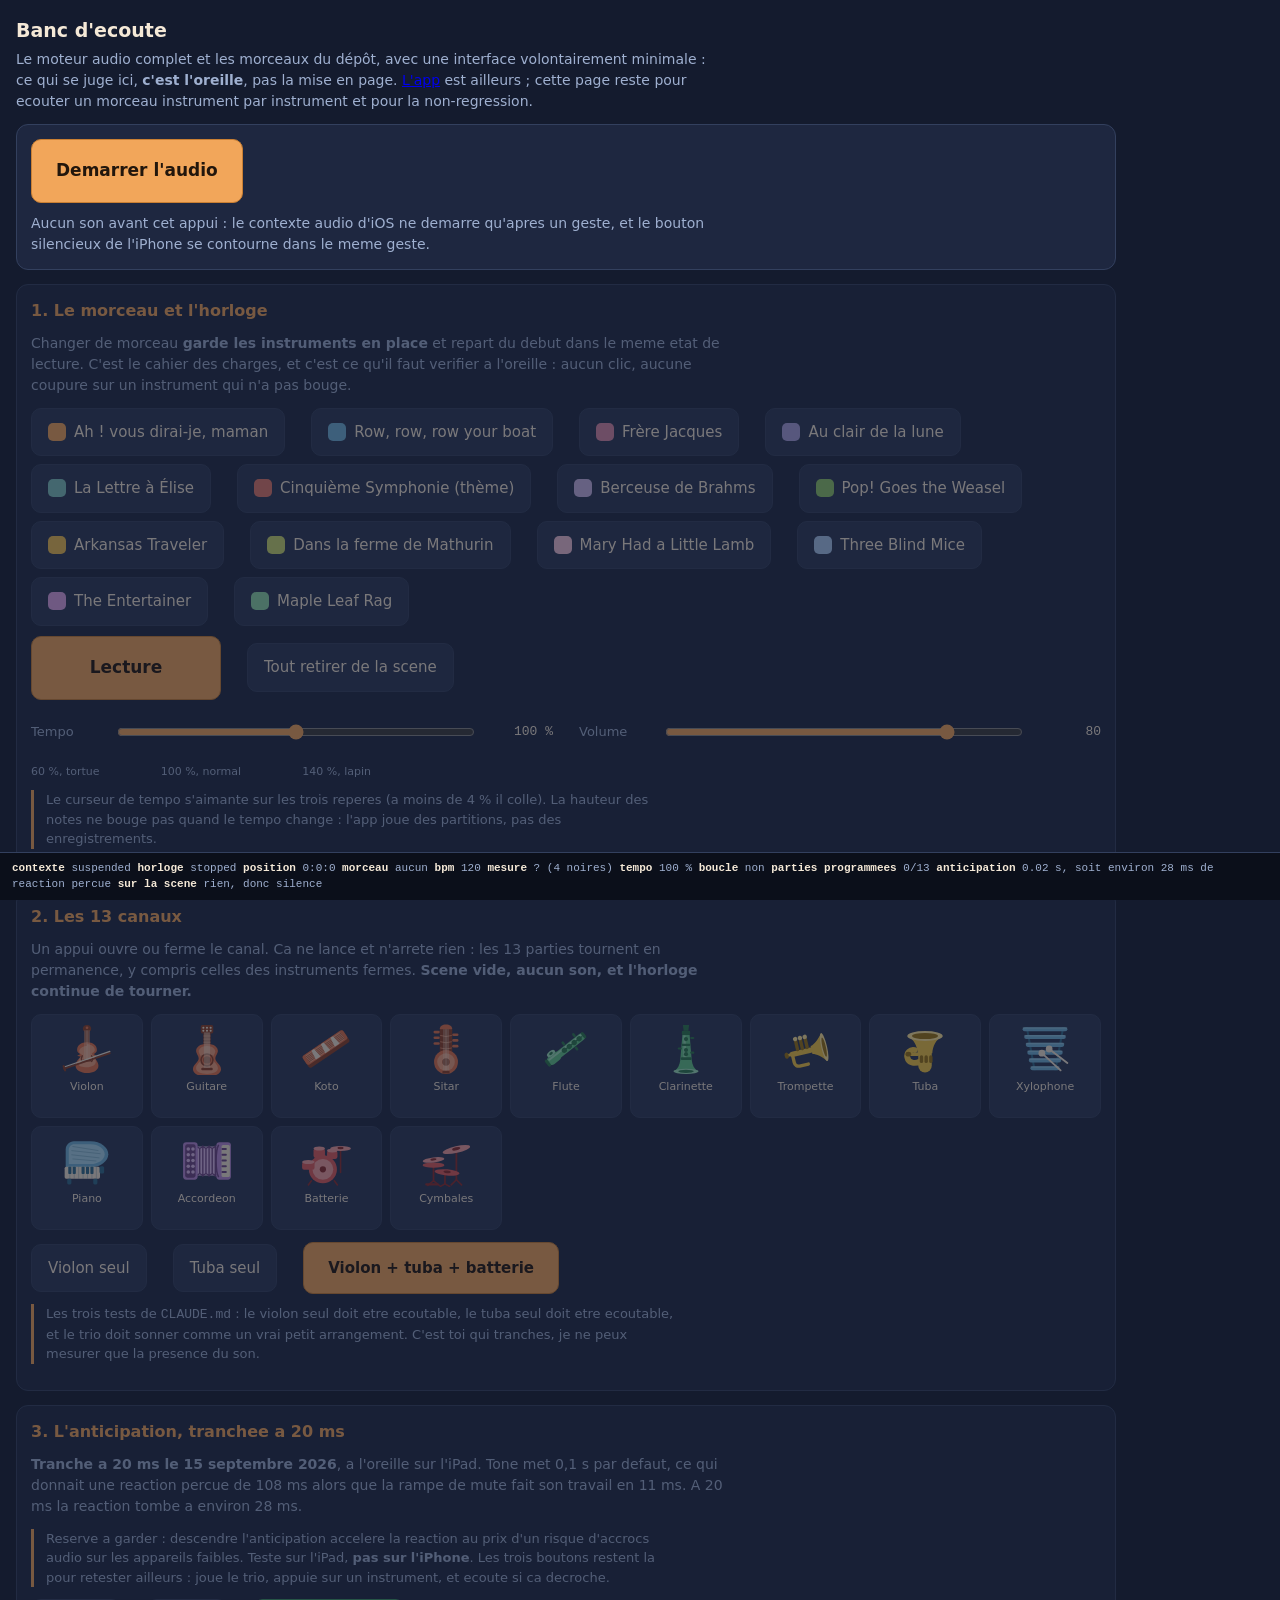
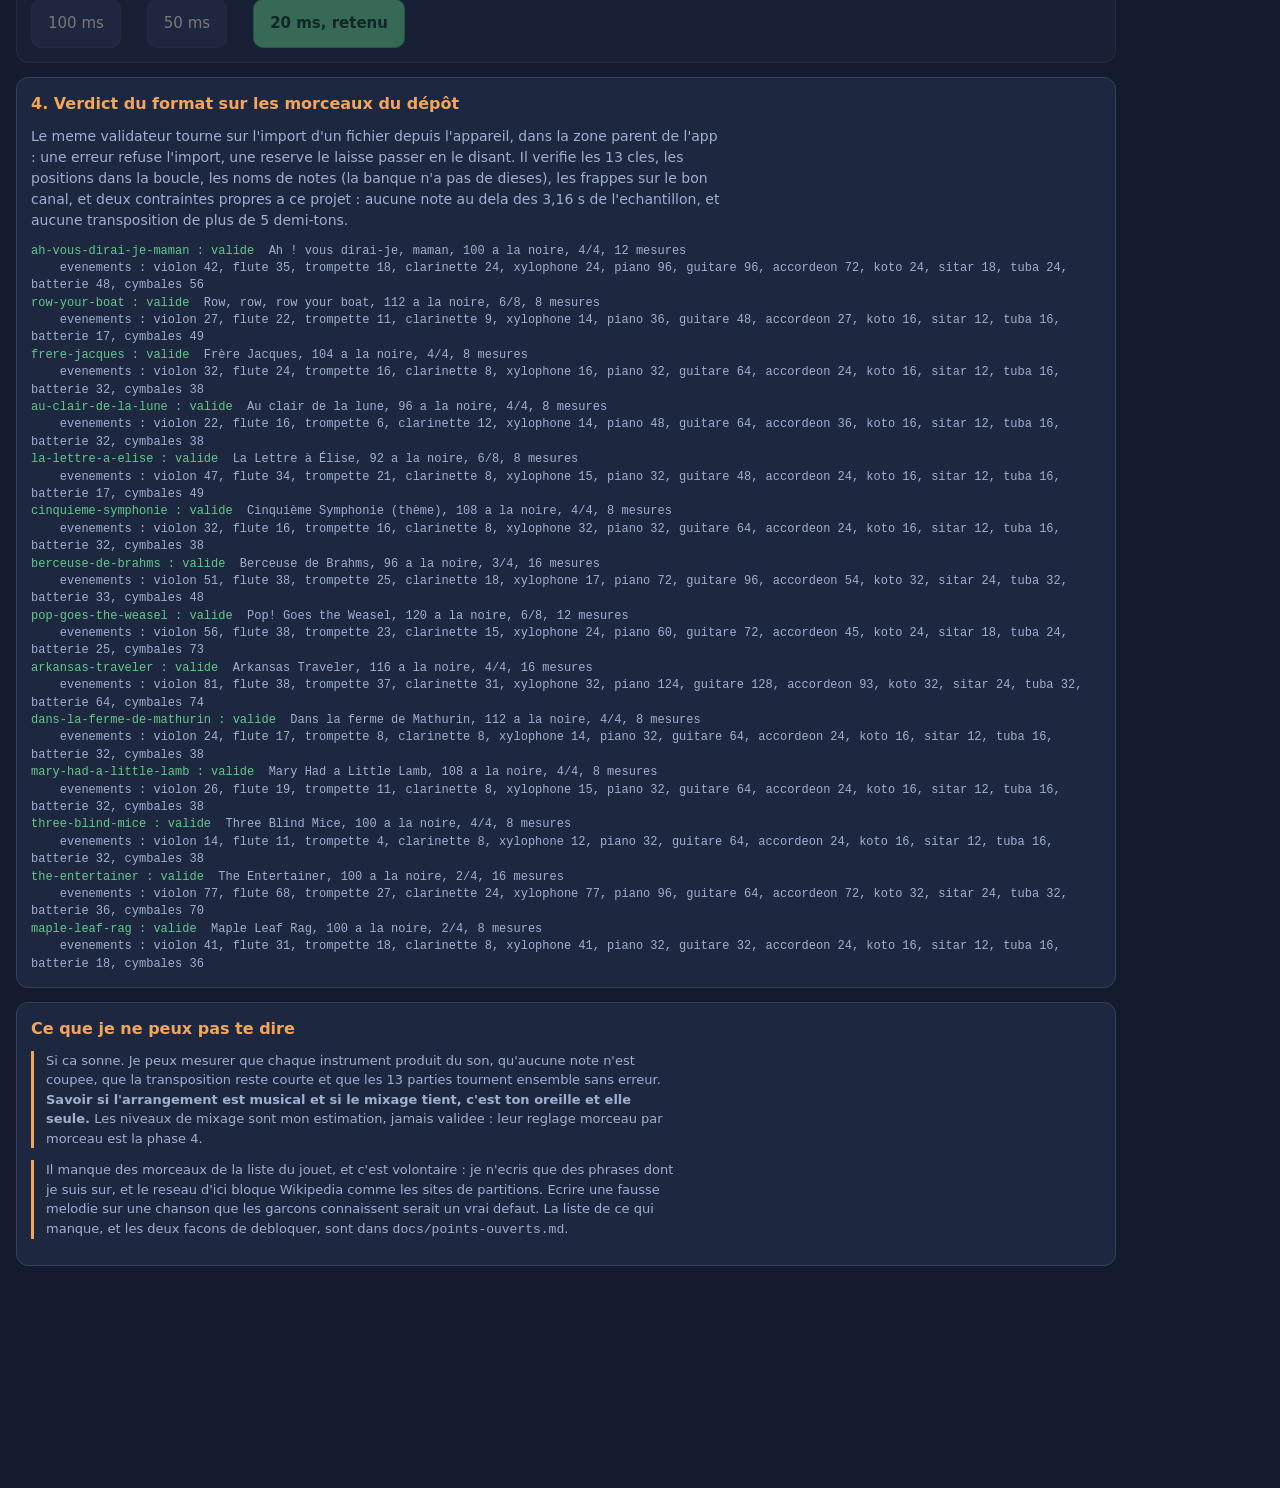
<file: test/phase1.html>
<!doctype html>
<html lang="fr">
<head>
<meta charset="utf-8">
<meta name="viewport" content="width=device-width, initial-scale=1, viewport-fit=cover">
<link rel="icon" href="data:,">
<title>Mon premier orchestre, banc d'ecoute phase 1</title>
<style>
  :root {
    --nuit: #141b2e; --carte: #1e2740; --bord: #33405e;
    --texte: #f5e9d7; --doux: #9fb0d0; --accent: #f2a65a;
    --vert: #63c88a; --rouge: #e05c5c;
  }
  * { box-sizing: border-box; -webkit-tap-highlight-color: transparent; }
  body {
    margin: 0; background: var(--nuit); color: var(--texte);
    font: 15px/1.5 -apple-system, system-ui, sans-serif;
    padding: 16px calc(16px + env(safe-area-inset-left)) 210px;
  }
  h1 { font-size: 19px; margin: 0 0 4px; }
  h2 { font-size: 16px; margin: 0 0 10px; color: var(--accent); }
  p { color: var(--doux); font-size: 14px; margin: 0 0 12px; max-width: 78ch; }
  section {
    background: var(--carte); border: 1px solid var(--bord); border-radius: 12px;
    padding: 14px; margin: 0 0 14px; max-width: 1100px;
  }
  section[disabled] { opacity: .45; pointer-events: none; }
  .note { border-left: 3px solid var(--accent); padding-left: 12px; font-size: 13px; }

  button {
    font: inherit; color: var(--texte); background: #2b3654;
    border: 1px solid var(--bord); border-radius: 10px;
    padding: 12px 16px; min-height: 48px; cursor: pointer;
  }
  button.principal {
    background: var(--accent); color: #22160c; border-color: #c97f33;
    font-weight: 700; font-size: 17px; min-height: 64px; padding: 14px 24px;
  }
  button.actif { background: var(--vert); color: #10321f; border-color: #3d9c66; font-weight: 600; }
  .rangee { display: flex; flex-wrap: wrap; gap: 8px 26px; align-items: center; margin-bottom: 10px; }
  .rangee:last-child { margin-bottom: 0; }

  /* --- morceaux --- */
  .morceau { display: flex; align-items: center; gap: 8px; }
  .pastille { width: 18px; height: 18px; border-radius: 5px; flex: 0 0 auto; }

  /* --- les 13 canaux --- */
  .canaux { display: grid; grid-template-columns: repeat(auto-fill, minmax(104px, 1fr)); gap: 8px; }
  .canal {
    display: flex; flex-direction: column; align-items: center; gap: 4px;
    padding: 8px 4px; min-height: 104px;
  }
  .canal svg { width: 52px; height: 52px; }
  .canal span { font-size: 11px; }
  .canal .db { font-size: 10px; color: var(--doux); font-family: ui-monospace, Menlo, monospace; }
  .canal.actif .db { color: #10321f; }

  /* --- curseurs --- */
  label.champ { display: flex; align-items: center; gap: 10px; flex: 1 1 260px; min-width: 240px; }
  label.champ > span:first-child { flex: 0 0 74px; font-size: 13px; color: var(--doux); }
  input[type=range] { flex: 1 1 auto; min-width: 120px; height: 40px; accent-color: var(--accent); }
  .valeur { flex: 0 0 66px; text-align: right; font-family: ui-monospace, Menlo, monospace; font-size: 13px; }
  .reperes { display: flex; justify-content: space-between; font-size: 11px; color: var(--doux); }

  /* --- verdicts et diagnostic --- */
  pre {
    margin: 0; font: 12px/1.45 ui-monospace, Menlo, monospace;
    white-space: pre-wrap; color: var(--doux);
  }
  .ok { color: var(--vert); }
  .ko { color: var(--rouge); }
  #diag {
    position: fixed; left: 0; right: 0; bottom: 0; z-index: 9;
    background: #0b0f1a; border-top: 1px solid var(--bord);
    padding: 8px 12px calc(8px + env(safe-area-inset-bottom));
    font: 11px/1.4 ui-monospace, Menlo, monospace; color: var(--doux);
    max-height: 200px; overflow: auto;
  }
  #diag b { color: var(--texte); }
</style>
</head>
<body>

<h1>Banc d'ecoute</h1>
<p>Le moteur audio complet et les morceaux du dépôt, avec une interface volontairement
minimale : ce qui se juge ici, <strong>c'est l'oreille</strong>, pas la mise en page.
<a href="../">L'app</a> est ailleurs ; cette page reste pour ecouter un morceau instrument par
instrument et pour la non-regression.</p>

<section>
  <button id="amorce" class="principal">Demarrer l'audio</button>
  <p style="margin:10px 0 0">Aucun son avant cet appui : le contexte audio d'iOS ne demarre
  qu'apres un geste, et le bouton silencieux de l'iPhone se contourne dans le meme geste.</p>
</section>

<section id="bloc-morceau" disabled>
  <h2>1. Le morceau et l'horloge</h2>
  <p>Changer de morceau <strong>garde les instruments en place</strong> et repart du debut dans
  le meme etat de lecture. C'est le cahier des charges, et c'est ce qu'il faut verifier a
  l'oreille : aucun clic, aucune coupure sur un instrument qui n'a pas bouge.</p>
  <div class="rangee" id="morceaux"></div>
  <div class="rangee">
    <button id="transport" class="principal" style="min-width:190px">Lecture</button>
    <button id="tousFermes">Tout retirer de la scene</button>
  </div>
  <div class="rangee">
    <label class="champ">
      <span>Tempo</span>
      <input type="range" id="tempo" min="60" max="140" step="1" value="100">
      <span class="valeur" id="vTempo">100 %</span>
    </label>
    <label class="champ">
      <span>Volume</span>
      <input type="range" id="volume" min="0" max="100" step="1" value="80">
      <span class="valeur" id="vVolume">80</span>
    </label>
  </div>
  <div class="reperes" style="max-width:340px">
    <span>60 %, tortue</span><span>100 %, normal</span><span>140 %, lapin</span>
  </div>
  <p class="note" style="margin-top:10px">Le curseur de tempo s'aimante sur les trois reperes
  (a moins de 4 % il colle). La hauteur des notes ne bouge pas quand le tempo change : l'app
  joue des partitions, pas des enregistrements.</p>
</section>

<section id="bloc-canaux" disabled>
  <h2>2. Les 13 canaux</h2>
  <p>Un appui ouvre ou ferme le canal. Ca ne lance et n'arrete rien : les 13 parties tournent
  en permanence, y compris celles des instruments fermes. <strong>Scene vide, aucun son, et
  l'horloge continue de tourner.</strong></p>
  <div class="canaux" id="canaux"></div>
  <div class="rangee" style="margin-top:12px">
    <button data-essai="violon">Violon seul</button>
    <button data-essai="tuba">Tuba seul</button>
    <button data-essai="violon,tuba,batterie" class="principal" style="min-height:48px;font-size:15px">
      Violon + tuba + batterie</button>
  </div>
  <p class="note" style="margin-top:10px">Les trois tests de <code>CLAUDE.md</code> : le violon
  seul doit etre ecoutable, le tuba seul doit etre ecoutable, et le trio doit sonner comme un
  vrai petit arrangement. C'est toi qui tranches, je ne peux mesurer que la presence du son.</p>
</section>

<section id="bloc-anticipation" disabled>
  <h2>3. L'anticipation, tranchee a 20 ms</h2>
  <p><strong>Tranche a 20 ms le 15 septembre 2026</strong>, a l'oreille sur l'iPad. Tone met
  0,1 s par defaut, ce qui donnait une reaction percue de 108 ms alors que la rampe de mute
  fait son travail en 11 ms. A 20 ms la reaction tombe a environ 28 ms.</p>
  <p class="note">Reserve a garder : descendre l'anticipation accelere la reaction au prix
  d'un risque d'accrocs audio sur les appareils faibles. Teste sur l'iPad, <strong>pas sur
  l'iPhone</strong>. Les trois boutons restent la pour retester ailleurs : joue le trio,
  appuie sur un instrument, et ecoute si ca decroche.</p>
  <div class="rangee" id="anticipations"></div>
</section>

<section>
  <h2>4. Verdict du format sur les morceaux du dépôt</h2>
  <p>Le meme validateur tourne sur l'import d'un fichier depuis l'appareil, dans la zone
  parent de l'app : une erreur refuse l'import, une reserve le laisse passer en le disant. Il
  verifie les 13 cles, les positions dans la boucle, les noms de notes (la banque n'a pas de
  dieses), les frappes sur le bon canal, et deux contraintes propres a ce projet : aucune note
  au dela des 3,16 s de l'echantillon, et aucune transposition de plus de 5 demi-tons.</p>
  <pre id="verdict">lecture des morceaux...</pre>
</section>

<section>
  <h2>Ce que je ne peux pas te dire</h2>
  <p class="note">Si ca sonne. Je peux mesurer que chaque instrument produit du son, qu'aucune
  note n'est coupee, que la transposition reste courte et que les 13 parties tournent ensemble
  sans erreur. <strong>Savoir si l'arrangement est musical et si le mixage tient, c'est ton
  oreille et elle seule.</strong> Les niveaux de mixage sont mon estimation, jamais validee :
  leur reglage morceau par morceau est la phase 4.</p>
  <p class="note">Il manque des morceaux de la liste du jouet, et c'est volontaire : je n'ecris
  que des phrases dont je suis sur, et le reseau d'ici bloque Wikipedia comme les sites de
  partitions. Ecrire une fausse melodie sur une chanson que les garcons connaissent serait un
  vrai defaut. La liste de ce qui manque, et les deux facons de debloquer, sont dans
  <code>docs/points-ouverts.md</code>.</p>
</section>

<div id="diag">diagnostic...</div>

<script src="../src/vendor/tone.js"></script>
<script type="module">
  import { INSTRUMENTS, injecteSprite, instrument } from "../src/instruments.js";
  import { valide, resume } from "../src/format-morceau.js";
  import * as moteur from "../src/moteur.js";

  injecteSprite();

  const journal = [];
  moteur.surErreur((t) => { journal.unshift("ERREUR " + t); if (journal.length > 6) journal.pop(); });
  const dis = (t) => { journal.unshift(t); if (journal.length > 6) journal.pop(); };

  // --- les morceaux, charges et valides avant tout audio -------------------
  const index = await (await fetch("../songs/index.json")).json();
  const morceaux = [];
  const lignes = [];
  for (const id of index.morceaux) {
    const m = await (await fetch(`../songs/${id}.json`)).json();
    const b = valide(m);
    morceaux.push(m);
    const etat = b.erreurs.length ? "ko" : "ok";
    lignes.push(`<span class="${etat}">${resume(id, b)}</span>  ${m.titre}, ${m.bpm} a la noire, ${m.mesure}, ${m.longueur} mesures`);
    for (const e of b.erreurs) lignes.push("    ERREUR   " + e);
    for (const r of b.reserves) lignes.push("    reserve  " + r);
    const n = Object.entries(m.parties).map(([k, v]) => `${k} ${v.length}`).join(", ");
    lignes.push("    evenements : " + n);
  }
  document.getElementById("verdict").innerHTML = lignes.join("\n");

  let choisi = 0;

  // --- selecteur de morceau ------------------------------------------------
  const zoneM = document.getElementById("morceaux");
  zoneM.innerHTML = morceaux.map((m, i) =>
    `<button class="morceau" data-morceau="${i}">
       <span class="pastille" style="background:${m.couleur}"></span>${m.titre}</button>`).join("");

  zoneM.addEventListener("click", (e) => {
    const b = e.target.closest("[data-morceau]");
    if (!b) return;
    choisi = +b.dataset.morceau;
    moteur.chargeMorceau(morceaux[choisi]);
    dis("morceau charge : " + morceaux[choisi].id);
    majMorceau();
    majCanaux();
  });

  function majMorceau() {
    for (const b of zoneM.querySelectorAll("[data-morceau]")) {
      b.classList.toggle("actif", +b.dataset.morceau === choisi);
    }
  }

  // --- les 13 canaux -------------------------------------------------------
  const zoneC = document.getElementById("canaux");
  zoneC.innerHTML = INSTRUMENTS.map((i) =>
    `<button class="canal" data-canal="${i.id}">
       <svg class="f-${i.famille}"><use href="#i-${i.id}"/></svg>
       <span>${i.nom}</span><span class="db" data-db="${i.id}"></span>
     </button>`).join("");

  zoneC.addEventListener("click", (e) => {
    const b = e.target.closest("[data-canal]");
    if (!b) return;
    moteur.basculer(b.dataset.canal);
    majCanaux();
  });

  function majCanaux() {
    const m = morceaux[choisi];
    for (const b of zoneC.querySelectorAll("[data-canal]")) {
      const id = b.dataset.canal;
      b.classList.toggle("actif", moteur.estOuvert(id));
      const db = m && m.mix && typeof m.mix[id] === "number" ? m.mix[id] : 0;
      const n = m ? m.parties[id].length : 0;
      b.querySelector("[data-db]").textContent = `${db} dB, ${n} ev.`;
    }
  }

  document.body.addEventListener("click", (e) => {
    const b = e.target.closest("[data-essai]");
    if (!b) return;
    moteur.fermeTout();
    for (const id of b.dataset.essai.split(",")) moteur.ouvre(id);
    majCanaux();
  });

  document.getElementById("tousFermes").addEventListener("click", () => {
    moteur.fermeTout();
    majCanaux();
  });

  // --- transport, tempo, volume --------------------------------------------
  const btT = document.getElementById("transport");
  btT.addEventListener("click", () => {
    const enCours = moteur.basculeLecture();
    btT.textContent = enCours ? "Pause" : "Lecture";
  });

  // Aimantation sur les trois reperes : a moins de 4 %, le curseur colle.
  const REPERES = [60, 100, 140];
  const cTempo = document.getElementById("tempo");
  cTempo.addEventListener("input", () => {
    let v = +cTempo.value;
    for (const r of REPERES) if (Math.abs(v - r) <= 4) v = r;
    cTempo.value = v;
    const applique = moteur.tempo(v);
    document.getElementById("vTempo").textContent = applique + " %";
  });

  const cVol = document.getElementById("volume");
  cVol.addEventListener("input", () => {
    moteur.volume(+cVol.value / 100);
    document.getElementById("vVolume").textContent = cVol.value;
  });

  // --- anticipation ---------------------------------------------------------
  const ANTICIPATIONS = [0.1, 0.05, 0.02];
  const RETENUE = 0.02;   // tranche a l'oreille sur l'iPad le 15 septembre 2026
  const zoneA = document.getElementById("anticipations");
  zoneA.innerHTML = ANTICIPATIONS.map((s) =>
    `<button data-anticipation="${s}" class="${s === RETENUE ? "actif" : ""}">${s * 1000} ms${s === RETENUE ? ", retenu" : ""}</button>`).join("");
  zoneA.addEventListener("click", (e) => {
    const b = e.target.closest("[data-anticipation]");
    if (!b) return;
    moteur.anticipation(+b.dataset.anticipation);
    for (const x of zoneA.children) x.classList.toggle("actif", x === b);
    dis("anticipation : " + b.dataset.anticipation + " s");
  });

  // --- amorcage -------------------------------------------------------------
  const btA = document.getElementById("amorce");
  btA.addEventListener("click", async () => {
    if (moteur.estPret()) return;
    btA.disabled = true;
    btA.textContent = "Chargement des 13 instruments...";
    try {
      const { sessionIos } = await moteur.demarre();
      dis("13 instruments charges");
      if (!sessionIos) dis("session iOS a verifier, le bouton silencieux peut couper");
      moteur.chargeMorceau(morceaux[choisi]);
      moteur.volume(+cVol.value / 100);
      for (const id of ["bloc-morceau", "bloc-canaux", "bloc-anticipation"]) {
        document.getElementById(id).removeAttribute("disabled");
      }
      majMorceau();
      majCanaux();
      btA.textContent = sessionIos ? "Audio pret" : "Audio pret, session iOS a verifier";
      btA.classList.remove("principal");
      btA.classList.add("actif");
    } catch (e) {
      dis("ECHEC a l'amorcage : " + (e && e.message ? e.message : e));
      btA.disabled = false;
      btA.textContent = "Reessayer";
    }
  });

  // --- diagnostic, en permanence -------------------------------------------
  function rafraichis() {
    const d = moteur.diagnostic();
    const l = [];
    l.push(`<b>contexte</b> ${d.contexte}   <b>horloge</b> ${d.horloge}   <b>position</b> ${d.position}`);
    l.push(`<b>morceau</b> ${d.morceau || "aucun"}   <b>bpm</b> ${d.bpm}   <b>mesure</b> ${d.signature || "?"} (${d.tempsParMesure} noires)   <b>tempo</b> ${d.tempo} %   <b>boucle</b> ${d.boucle}`);
    l.push(`<b>parties programmees</b> ${d.parties}/13   <b>anticipation</b> ${d.anticipation} s, soit environ ${d.reactionMs} ms de reaction percue`);
    l.push(`<b>sur la scene</b> ${d.poses.length ? d.poses.join(", ") : "rien, donc silence"}`);
    if (journal.length) l.push("<b>journal</b> " + journal.join("  |  "));
    document.getElementById("diag").innerHTML = l.join("\n");
  }
  setInterval(rafraichis, 250);
  rafraichis();

  window.moteur = moteur;   // pour la verification en navigateur sans tete
  window.morceaux = morceaux;
  window.pret = true;
</script>

</body>
</html>
</file>
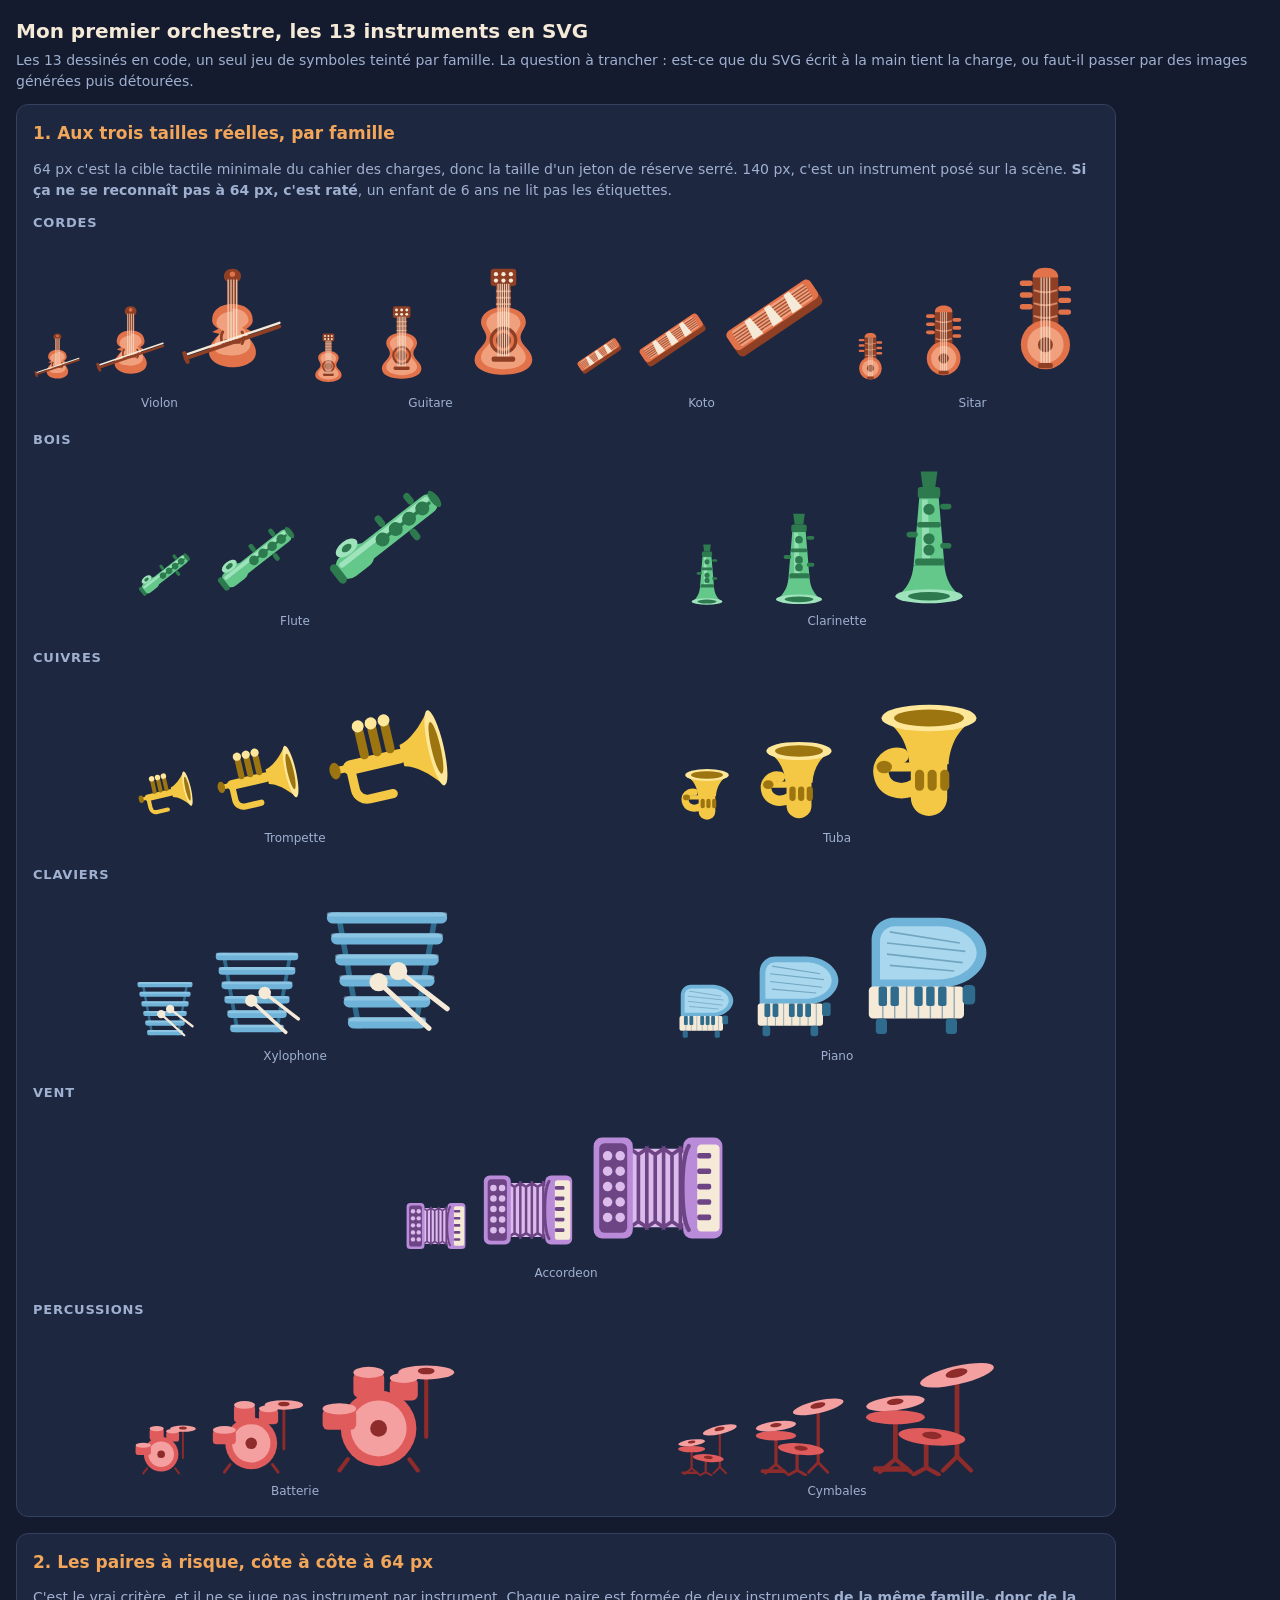
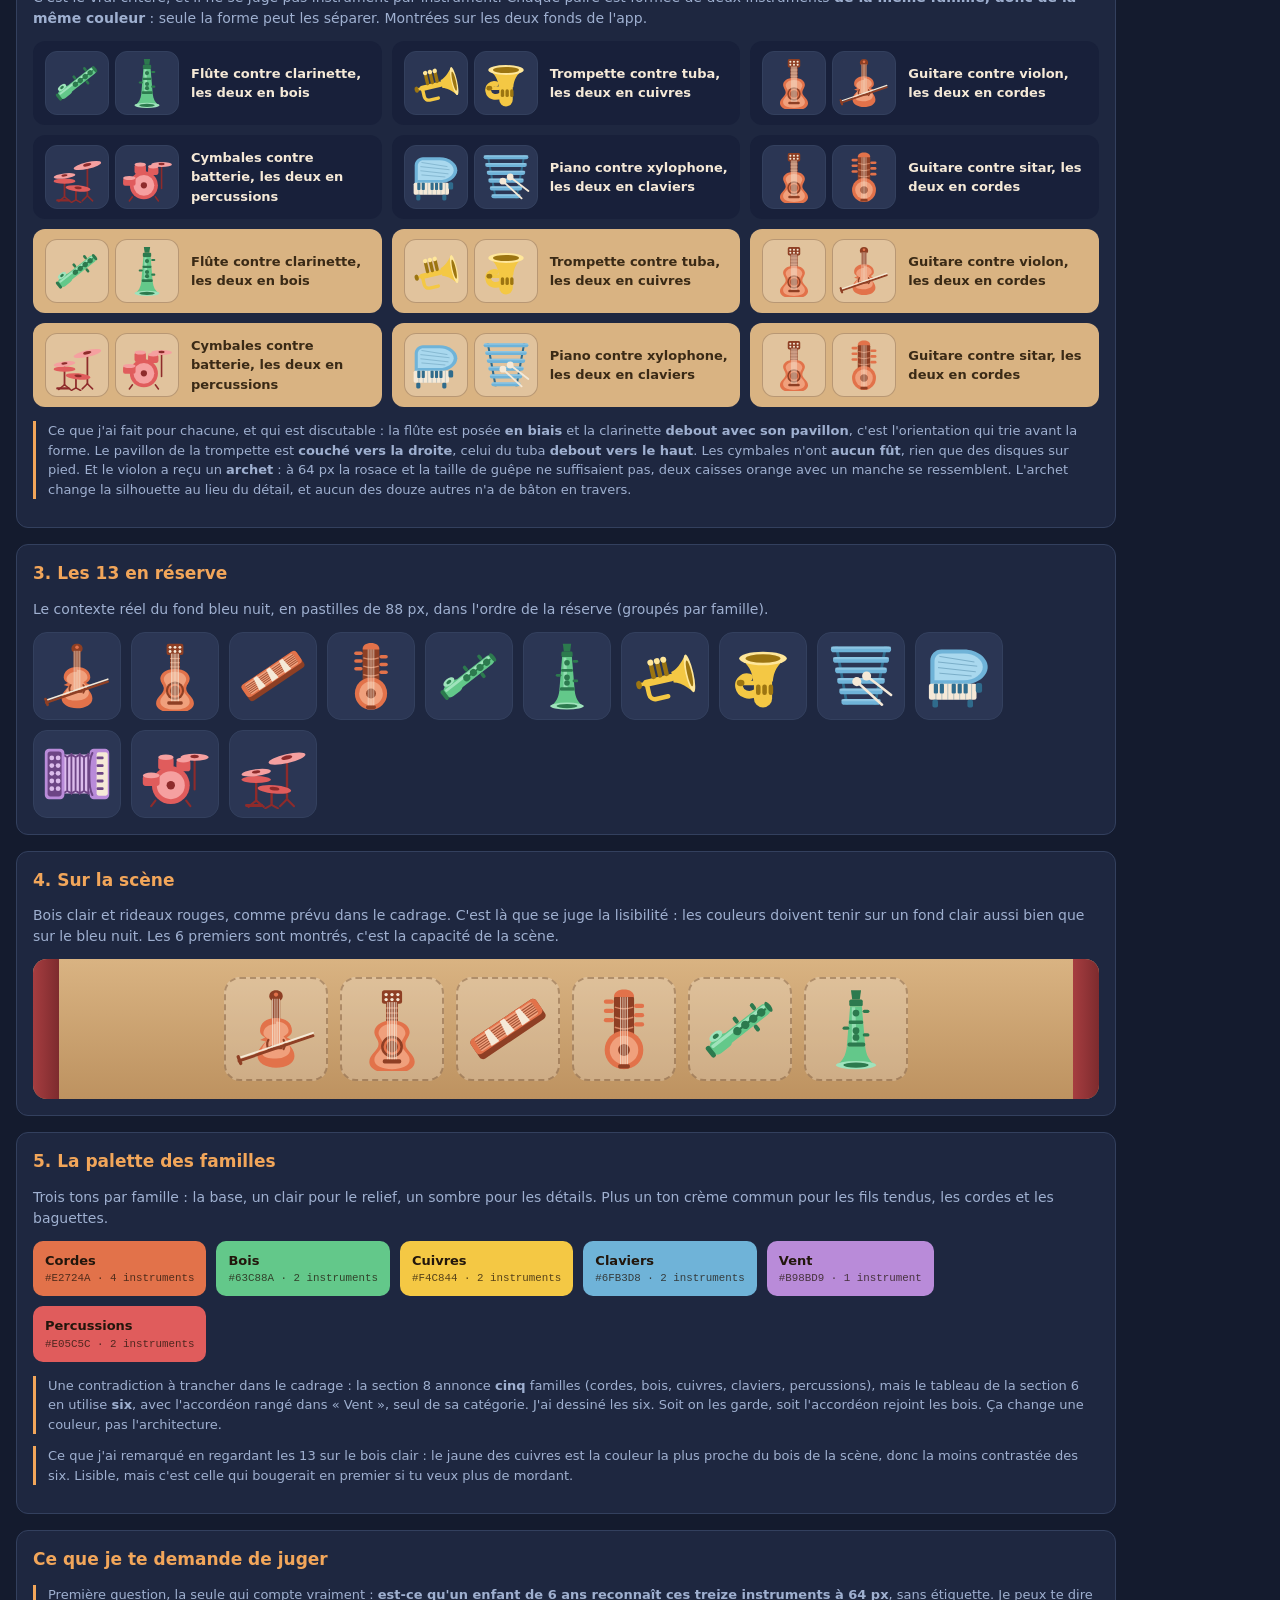
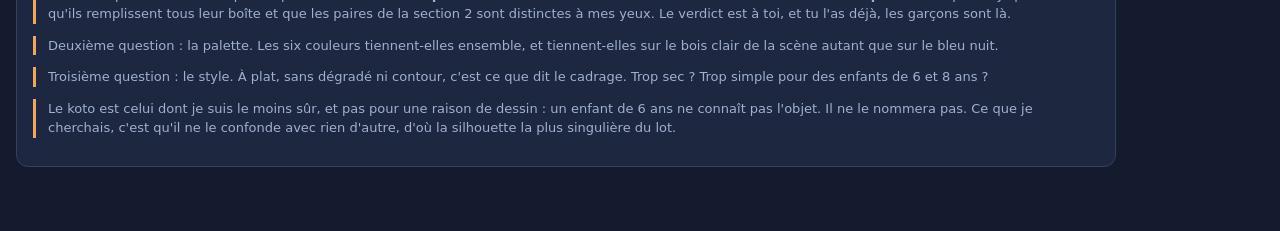
<file: test/svg.html>
<!doctype html>
<html lang="fr">
<head>
<meta charset="utf-8">
<meta name="viewport" content="width=device-width, initial-scale=1, viewport-fit=cover">
<link rel="icon" href="data:,">
<title>Mon premier orchestre, les 13 instruments en SVG</title>
<style>
  :root {
    --nuit: #141b2e;
    --carte: #1e2740;
    --bord: #33405e;
    --texte: #f5e9d7;
    --doux: #9fb0d0;
    --accent: #f2a65a;
    --bois-scene: #d9b382;
    --bois-ombre: #bd9260;
    --rideau: #a63d40;
  }
  * { box-sizing: border-box; }
  body {
    margin: 0;
    padding: 16px calc(16px + env(safe-area-inset-left)) 48px calc(16px + env(safe-area-inset-right));
    background: var(--nuit); color: var(--texte);
    font: 16px/1.5 -apple-system, system-ui, sans-serif;
  }
  h1 { font-size: 20px; margin: 0 0 4px; }
  h2 { font-size: 17px; margin: 0 0 12px; color: var(--accent); }
  h3 { font-size: 13px; margin: 18px 0 8px; font-weight: 600; color: var(--doux);
       text-transform: uppercase; letter-spacing: .06em; }
  h3:first-of-type { margin-top: 0; }
  p { margin: 0 0 12px; color: var(--doux); font-size: 14px; }
  section {
    background: var(--carte); border: 1px solid var(--bord); border-radius: 12px;
    padding: 16px; margin: 0 0 16px; max-width: 1100px;
  }
  .note { border-left: 3px solid var(--accent); padding-left: 12px; font-size: 13px; }

  /* --- les trois tailles reelles --- */
  .tailles { display: grid; grid-template-columns: repeat(auto-fit, minmax(210px, 1fr)); gap: 18px; }
  .fiche { margin: 0; text-align: center; }
  .fiche .ligne { display: flex; align-items: flex-end; justify-content: center;
                  gap: 12px; min-height: 148px; }
  .fiche figcaption { font-size: 12px; color: var(--doux); margin-top: 6px; }
  .t64  { width: 64px;  height: 64px; }
  .t96  { width: 96px;  height: 96px; }
  .t140 { width: 140px; height: 140px; }

  /* --- la reserve, comme dans l'app --- */
  .reserve { display: flex; flex-wrap: wrap; gap: 10px; }
  .jeton {
    width: 88px; height: 88px; border-radius: 14px;
    background: #2b3654; border: 1px solid var(--bord);
    display: grid; place-items: center; padding: 8px;
  }
  .jeton svg { width: 100%; height: 100%; }

  /* --- les paires a risque, le vrai critere --- */
  .paires { display: grid; grid-template-columns: repeat(auto-fit, minmax(280px, 1fr)); gap: 10px; }
  .paire { display: flex; align-items: center; gap: 12px;
           background: #18203a; border-radius: 12px; padding: 10px 12px; }
  .paire.bois { background: var(--bois-scene); }
  .paire.bois .etiquette { color: #3a2a16; }
  .duo { display: flex; gap: 6px; flex: 0 0 auto; }
  .duo .jeton { width: 64px; height: 64px; border-radius: 12px; padding: 5px; }
  .paire.bois .jeton { background: rgba(255,255,255,.22); border-color: rgba(90,50,20,.3); }
  .etiquette { font-size: 13px; font-weight: 600; }

  /* --- la scene, contexte reel --- */
  .scene {
    background: linear-gradient(180deg, var(--bois-scene) 0%, var(--bois-ombre) 100%);
    border-radius: 14px; padding: 18px 34px; display: flex; flex-wrap: wrap; gap: 12px;
    justify-content: center; position: relative; overflow: hidden;
  }
  .scene::before, .scene::after {
    content: ""; position: absolute; top: 0; bottom: 0; width: 26px;
    background: linear-gradient(90deg, var(--rideau), #7d2b2e);
  }
  .scene::before { left: 0; }
  .scene::after { right: 0; }
  .emplacement {
    width: 104px; height: 104px; border-radius: 16px;
    background: rgba(255,255,255,.22); border: 2px dashed rgba(90,50,20,.35);
    display: grid; place-items: center; padding: 8px;
  }
  .emplacement svg { width: 100%; height: 100%; }

  /* --- palette des familles --- */
  .palette { display: flex; flex-wrap: wrap; gap: 10px; }
  .fam { min-width: 132px; border-radius: 10px; padding: 10px 12px; color: #22160c;
         font-size: 13px; font-weight: 600; }
  .fam small { display: block; font-weight: 400; opacity: .75;
               font-family: ui-monospace, Menlo, monospace; }
</style>
</head>
<body>

<h1>Mon premier orchestre, les 13 instruments en SVG</h1>
<p>Les 13 dessinés en code, un seul jeu de symboles teinté par famille. La question à
trancher : est-ce que du SVG écrit à la main tient la charge, ou faut-il passer par des
images générées puis détourées.</p>

<section>
  <h2>1. Aux trois tailles réelles, par famille</h2>
  <p>64 px c'est la cible tactile minimale du cahier des charges, donc la taille d'un jeton
  de réserve serré. 140 px, c'est un instrument posé sur la scène. <strong>Si ça ne se
  reconnaît pas à 64 px, c'est raté</strong>, un enfant de 6 ans ne lit pas les étiquettes.</p>
  <div id="zone-tailles"></div>
</section>

<section>
  <h2>2. Les paires à risque, côte à côte à 64 px</h2>
  <p>C'est le vrai critère, et il ne se juge pas instrument par instrument. Chaque paire est
  formée de deux instruments <strong>de la même famille, donc de la même couleur</strong> :
  seule la forme peut les séparer. Montrées sur les deux fonds de l'app.</p>
  <div class="paires" id="zone-paires"></div>
  <p class="note" style="margin-top:14px">Ce que j'ai fait pour chacune, et qui est
  discutable : la flûte est posée <strong>en biais</strong> et la clarinette
  <strong>debout avec son pavillon</strong>, c'est l'orientation qui trie avant la forme. Le
  pavillon de la trompette est <strong>couché vers la droite</strong>, celui du tuba
  <strong>debout vers le haut</strong>. Les cymbales n'ont <strong>aucun fût</strong>, rien
  que des disques sur pied. Et le violon a reçu un <strong>archet</strong> : à 64 px la
  rosace et la taille de guêpe ne suffisaient pas, deux caisses orange avec un manche se
  ressemblent. L'archet change la silhouette au lieu du détail, et aucun des douze autres
  n'a de bâton en travers.</p>
</section>

<section>
  <h2>3. Les 13 en réserve</h2>
  <p>Le contexte réel du fond bleu nuit, en pastilles de 88 px, dans l'ordre de la réserve
  (groupés par famille).</p>
  <div class="reserve" id="zone-reserve"></div>
</section>

<section>
  <h2>4. Sur la scène</h2>
  <p>Bois clair et rideaux rouges, comme prévu dans le cadrage. C'est là que se juge la
  lisibilité : les couleurs doivent tenir sur un fond clair aussi bien que sur le bleu nuit.
  Les 6 premiers sont montrés, c'est la capacité de la scène.</p>
  <div class="scene" id="zone-scene"></div>
</section>

<section>
  <h2>5. La palette des familles</h2>
  <p>Trois tons par famille : la base, un clair pour le relief, un sombre pour les détails.
  Plus un ton crème commun pour les fils tendus, les cordes et les baguettes.</p>
  <div class="palette" id="zone-palette"></div>
  <p class="note" style="margin-top:14px">Une contradiction à trancher dans le cadrage : la
  section 8 annonce <strong>cinq</strong> familles (cordes, bois, cuivres, claviers,
  percussions), mais le tableau de la section 6 en utilise <strong>six</strong>, avec
  l'accordéon rangé dans « Vent », seul de sa catégorie. J'ai dessiné les six. Soit on les
  garde, soit l'accordéon rejoint les bois. Ça change une couleur, pas l'architecture.</p>
  <p class="note">Ce que j'ai remarqué en regardant les 13 sur le bois clair : le jaune des
  cuivres est la couleur la plus proche du bois de la scène, donc la moins contrastée des
  six. Lisible, mais c'est celle qui bougerait en premier si tu veux plus de mordant.</p>
</section>

<section>
  <h2>Ce que je te demande de juger</h2>
  <p class="note">Première question, la seule qui compte vraiment : <strong>est-ce qu'un
  enfant de 6 ans reconnaît ces treize instruments à 64 px</strong>, sans étiquette. Je peux
  te dire qu'ils remplissent tous leur boîte et que les paires de la section 2 sont
  distinctes à mes yeux. Le verdict est à toi, et tu l'as déjà, les garçons sont là.</p>
  <p class="note">Deuxième question : la palette. Les six couleurs tiennent-elles ensemble,
  et tiennent-elles sur le bois clair de la scène autant que sur le bleu nuit.</p>
  <p class="note">Troisième question : le style. À plat, sans dégradé ni contour, c'est ce
  que dit le cadrage. Trop sec ? Trop simple pour des enfants de 6 et 8 ans ?</p>
  <p class="note">Le koto est celui dont je suis le moins sûr, et pas pour une raison de
  dessin : un enfant de 6 ans ne connaît pas l'objet. Il ne le nommera pas. Ce que je
  cherchais, c'est qu'il ne le confonde avec rien d'autre, d'où la silhouette la plus
  singulière du lot.</p>
</section>

<script type="module">
  import { FAMILLES, INSTRUMENTS, injecteSprite } from "../src/instruments.js";
  injecteSprite();

  const svg = (id, fam, classe) =>
    `<svg class="${classe} f-${fam}"><use href="#i-${id}"/></svg>`;

  // 1. les trois tailles, groupees par famille
  document.getElementById("zone-tailles").innerHTML = Object.entries(FAMILLES)
    .map(([cle, f]) => {
      const membres = INSTRUMENTS.filter((i) => i.famille === cle);
      return `<h3>${f.nom}</h3><div class="tailles">` + membres.map((i) => `
        <figure class="fiche">
          <div class="ligne">
            ${svg(i.id, cle, "t64")}${svg(i.id, cle, "t96")}${svg(i.id, cle, "t140")}
          </div>
          <figcaption>${i.nom}</figcaption>
        </figure>`).join("") + `</div>`;
    }).join("");

  // 2. les paires a risque
  const PAIRES = [
    ["flute", "clarinette", "Flûte contre clarinette, les deux en bois"],
    ["trompette", "tuba", "Trompette contre tuba, les deux en cuivres"],
    ["guitare", "violon", "Guitare contre violon, les deux en cordes"],
    ["cymbales", "batterie", "Cymbales contre batterie, les deux en percussions"],
    ["piano", "xylophone", "Piano contre xylophone, les deux en claviers"],
    ["guitare", "sitar", "Guitare contre sitar, les deux en cordes"],
  ];
  const par = (id) => INSTRUMENTS.find((i) => i.id === id);
  const paires = (fond) => PAIRES.map(([a, b, t]) => `
    <div class="paire ${fond}">
      <div class="duo">
        <div class="jeton">${svg(a, par(a).famille, "")}</div>
        <div class="jeton">${svg(b, par(b).famille, "")}</div>
      </div>
      <span class="etiquette">${t}</span>
    </div>`).join("");
  document.getElementById("zone-paires").innerHTML = paires("") + paires("bois");

  // 3. la reserve
  document.getElementById("zone-reserve").innerHTML = INSTRUMENTS
    .map((i) => `<div class="jeton" title="${i.nom}">${svg(i.id, i.famille, "")}</div>`)
    .join("");

  // 4. la scene, les six premiers
  document.getElementById("zone-scene").innerHTML = INSTRUMENTS.slice(0, 6)
    .map((i) => `<div class="emplacement">${svg(i.id, i.famille, "")}</div>`)
    .join("");

  // 5. la palette
  document.getElementById("zone-palette").innerHTML = Object.entries(FAMILLES)
    .map(([cle, f]) => {
      const membres = INSTRUMENTS.filter((i) => i.famille === cle).length;
      return `<div class="fam" style="background:${f.base}">${f.nom}
        <small>${f.base.toUpperCase()} &middot; ${membres} instrument${membres > 1 ? "s" : ""}</small></div>`;
    }).join("");
</script>

</body>
</html>
</file>
<file: src/app.css>
/* ==========================================================================
   MON PREMIER ORCHESTRE, la mise en page.
   Feuille UNIQUE, partagee par index.html (l'app) et test/maquette.html (la
   reference figee). Une seule source : recopier ces regles dans les deux
   pages les ferait diverger au premier reglage.

   Trois zones : les controles en haut, la scene au centre, la reserve autour
   en paysage et en dessous en portrait. Bascule au point de rupture de 900 px.
   Les emplacements de scene sont en DEMI-CERCLE en paysage, tranche par
   Mathieu le 15 septembre 2026 contre une grille 3x2.
   ========================================================================== */


:root {
  --nuit: #141b2e;
  --nuit-clair: #1e2740;
  --bord: #33405e;
  --texte: #f5e9d7;
  --doux: #9fb0d0;
  --accent: #f2a65a;
  --bois: #d9b382;
  --bois-ombre: #bd9260;
  --rideau: #a63d40;
  --rideau-sombre: #7d2b2e;
  --essai: 0px;           /* hauteur d'une barre au dessus de l'app. La maquette la redefinit a 38px */
  --jeton: 68px;          /* cible tactile, plancher a 64 px */
}
* { box-sizing: border-box; -webkit-tap-highlight-color: transparent; }
/* L'attribut hidden n'est qu'un display: none de la feuille du navigateur :
   la moindre regle d'auteur qui pose un display le bat. Mesure faite, les
   boutons de l'import restaient visibles malgre hidden, parce qu'ils sont dans
   un .menu en display: flex. Cousin du piege deja consigne dans CLAUDE.md :
   hidden n'existe pas du tout sur un SVGElement. */
[hidden] { display: none !important; }
button { font: inherit; color: inherit; cursor: pointer; }
html, body { margin: 0; height: 100%; overflow: hidden; }
body {
  background: var(--nuit); color: var(--texte);
  font: 14px/1.35 -apple-system, system-ui, sans-serif;
  padding-top: env(safe-area-inset-top);
}

/* ======================= LA COQUE DE L'APP ======================= */
.app {
  height: calc(100dvh - var(--essai) - env(safe-area-inset-top));
  display: grid; gap: 8px; padding: 8px;
  padding-left: calc(8px + env(safe-area-inset-left));
  padding-right: calc(8px + env(safe-area-inset-right));
  padding-bottom: calc(8px + env(safe-area-inset-bottom));
  grid-template-areas: "ctrl" "scene" "res";
  grid-template-columns: minmax(0, 1fr);
  grid-template-rows: auto minmax(0, 1fr) auto;
}
@supports not (height: 100dvh) {
  .app { height: calc(100vh - var(--essai) - env(safe-area-inset-top)); }
}

/* ======================= CONTROLES ======================= */
.ctrl {
  grid-area: ctrl; background: var(--nuit-clair); border: 1px solid var(--bord);
  border-radius: 14px; padding: 8px; display: flex; flex-direction: column; gap: 8px;
}
.rangee { display: flex; align-items: center; gap: 10px; min-width: 0; }

/* le selecteur de morceau : des vignettes colorees, reconnaissables sans lire */
.morceaux {
  display: flex; gap: 6px; min-width: 0; flex: 1 1 auto;
  overflow-x: auto; overflow-y: hidden; scrollbar-width: none;
  scroll-snap-type: x mandatory; -webkit-overflow-scrolling: touch;
  /* Le voile de bord dit « il y en a d'autres par la ». Il ne doit pas
     s'afficher quand il n'y a rien de plus a voir, sinon la derniere
     vignette a l'air eteinte alors qu'elle est la vignette choisie. Les deux
     bornes sont pilotees par app.js, qui regarde le defilement reel. */
  --f-g: 0%; --f-d: 100%;
  -webkit-mask-image: linear-gradient(90deg, transparent 0, #000 var(--f-g),
                                              #000 var(--f-d), transparent 100%);
  mask-image: linear-gradient(90deg, transparent 0, #000 var(--f-g),
                                     #000 var(--f-d), transparent 100%);
}
.morceaux.deborde-gauche { --f-g: 12%; }
.morceaux.deborde-droite { --f-d: 88%; }
.morceaux::-webkit-scrollbar { display: none; }
.morceau { scroll-snap-align: start; }
.morceau {
  width: var(--jeton); height: var(--jeton); flex: 0 0 auto;
  border-radius: 12px; border: 3px solid transparent; position: relative;
  display: flex; align-items: flex-end; padding: 5px; overflow: hidden;
}
/* UN TITRE NE DOIT JAMAIS ETRE ROGNE EN SILENCE. Le jeton fait 64 px sur un
   iPhone SE, soit 48 px utiles, et un mot plus large que ca disparaissait sans
   rien dire : « Cinquième Symphonie » perdait son « nie » depuis sa livraison,
   et « The Entertainer » son « r ». Mesure au canvas : Symphonie 56,4 px et
   Entertainer 57,8 px pour 48 px utiles. Ca ne se voyait pas dans le code, ca
   sautait aux yeux sur le rendu du ruban a 375 px.
   overflow-wrap: anywhere coupe le mot au lieu de l'escamoter. Une coupure se
   voit et se comprend, un texte tronque ressemble a un bug.
   ET LA TAILLE SUIT LE JETON, parce que couper ajoute des lignes : a 9 px fixes,
   « Cinquième Symphonie (thème) » passait a CINQ lignes et sortait par le haut,
   le jeton etant aligne en bas. Mesure : 42 controles, 14 titres sur trois
   ecrans, aucun debordement ni en largeur ni en hauteur.
   Pas de « hyphens: auto » : il ne fait rien dans le navigateur sans tete, qui
   n'a pas le dictionnaire de cesure, donc je ne peux pas mesurer ce qu'il
   ferait sur le Safari de l'iPad. Il y changerait le nombre de lignes sans que
   le controle de hauteur l'ait vu. */
.morceau span {
  font-size: max(8px, calc(var(--jeton) * .125)); line-height: 1.05;
  color: #22160c; font-weight: 700;
  text-shadow: 0 1px 0 rgba(255,255,255,.35);
  overflow-wrap: anywhere;
}
.morceau.choisi { border-color: var(--texte); }
.morceau.choisi::after {
  content: ""; position: absolute; inset: auto 5px 100% auto;
}

/* les boutons ronds : play, suivant, engrenage */
.rond {
  width: var(--jeton); height: var(--jeton); flex: 0 0 auto;
  border-radius: 50%; border: 1px solid var(--bord); background: #2b3654;
  display: grid; place-items: center; color: var(--texte);
}
.rond svg { width: 46%; height: 46%; fill: currentColor; }
.rond.play {
  width: calc(var(--jeton) + 20px); height: calc(var(--jeton) + 20px);
  background: var(--accent); border-color: #c97f33; color: #22160c;
}
.rond.engrenage { background: transparent; color: var(--doux); }

/* Le bouton de lecture porte les deux icones, et c'est une CLASSE qui choisit,
   pas l'attribut hidden : `hidden` est une propriete de HTMLElement et pas de
   SVGElement, donc svg.hidden = true ne fait rien du tout. Le bouton affichait
   les deux icones a la fois. */
.rond.play #icone-pause { display: none; }
.rond.play.joue #icone-play { display: none; }
.rond.play.joue #icone-pause { display: block; }

/* Chargement des 13 instruments, au premier geste : 2,6 Mo, ca prend un
   moment et il faut le montrer plutot que de laisser un bouton inerte. */
@keyframes tourne { to { transform: rotate(360deg); } }
.rond.play.charge svg { display: none; }
.rond.play.charge::after {
  content: ""; width: 42%; height: 42%; border-radius: 50%;
  border: 4px solid rgba(34,22,12,.25); border-top-color: #22160c;
  animation: tourne .7s linear infinite;
}
@media (prefers-reduced-motion: reduce) {
  .rond.play.charge::after { animation-duration: 2s; }
}

/* curseurs : tempo aimante sur trois reperes, et volume */
.curseur { flex: 1 1 130px; min-width: 110px; display: flex; flex-direction: column; gap: 2px; }
.piste {
  -webkit-appearance: none; appearance: none;
  width: 100%; height: 44px; margin: 0; padding: 0;
  background: transparent; display: block;
}
.piste::-webkit-slider-runnable-track {
  height: 18px; border-radius: 9px; background: #2b3654;
  border: 1px solid var(--bord);
}
.piste::-webkit-slider-thumb {
  -webkit-appearance: none; appearance: none;
  width: 32px; height: 32px; border-radius: 50%; margin-top: -8px;
  background: var(--texte); border: 3px solid var(--accent);
}
.piste::-moz-range-track {
  height: 18px; border-radius: 9px; background: #2b3654;
  border: 1px solid var(--bord);
}
.piste::-moz-range-thumb {
  width: 26px; height: 26px; border-radius: 50%;
  background: var(--texte); border: 3px solid var(--accent);
}
.piste:focus-visible { outline: 2px solid var(--accent); outline-offset: 2px; }
.reperes { display: flex; justify-content: space-between; align-items: center; padding: 0 2px; }
.reperes svg {
  width: 30px; height: 30px;
  --base: var(--doux); --clair: #c3d0e6; --sombre: #5b6a8a; --fil: var(--texte);
}
/* le repere courant, en accent */
.reperes .actif { --base: var(--accent); --clair: #ffd49a; --sombre: #a8681f; }
.ligne-volume { display: flex; align-items: center; gap: 8px; flex: 1 1 120px; min-width: 0; }
.ligne-volume svg { width: 24px; height: 24px; flex: 0 0 auto; fill: var(--doux); }

/* ======================= LA SCENE ======================= */
.scene {
  grid-area: scene; position: relative; overflow: hidden; border-radius: 14px;
  background: linear-gradient(180deg, var(--bois) 0%, var(--bois-ombre) 100%);
  display: grid; grid-template-columns: minmax(0, 1fr);
  grid-template-rows: minmax(0, 1fr);
  align-content: stretch; justify-items: stretch; padding: 30px 40px 12px;
}
/* projecteurs, deux cones de lumiere depuis le haut */
.scene::before {
  content: ""; position: absolute; inset: 0; pointer-events: none;
  background:
    linear-gradient(198deg, rgba(255,245,215,.38) 0 14%, transparent 42%),
    linear-gradient(162deg, rgba(255,245,215,.38) 0 14%, transparent 42%);
}
/* rideaux lateraux */
.rideau-g, .rideau-d {
  position: absolute; top: 0; bottom: 0; width: 34px; z-index: 2;
  background: repeating-linear-gradient(90deg,
    var(--rideau) 0 8px, var(--rideau-sombre) 8px 16px);
}
.rideau-g { left: 0; border-radius: 14px 0 0 14px; }
.rideau-d { right: 0; border-radius: 0 14px 14px 0; }
/* frise haute, festonnee */
.frise {
  position: absolute; left: 0; right: 0; top: 0; height: 26px; z-index: 3;
  background: var(--rideau);
  -webkit-mask-image: radial-gradient(14px 13px at 14px 100%, transparent 98%, #000 100%);
  mask-image: radial-gradient(14px 13px at 14px 100%, transparent 98%, #000 100%);
  -webkit-mask-size: 28px 100%; mask-size: 28px 100%;
  -webkit-mask-repeat: repeat-x; mask-repeat: repeat-x;
}
.places {
  display: grid; gap: 10px; width: 100%; height: 100%;
  grid-template-columns: repeat(3, minmax(0, 1fr));
  grid-template-rows: repeat(2, minmax(0, 120px));
  align-content: center; position: relative; z-index: 1;
}
.place {
  width: 100%; height: 100%; min-width: 64px; border-radius: 16px;
  border: 2px dashed rgba(90,50,20,.38); background: rgba(255,255,255,.14);
  display: grid; place-items: center; padding: 6px;
}
.place svg { width: 100%; height: 100%; }

/* Ecran court : on rend a la scene les 20 px de marge qu'elle gaspille,
   sans quoi l'emplacement tombe sous la cible tactile de 64 px. */
@media (max-height: 700px) {
  :root { --jeton: 64px; }
  .rond.play { width: calc(var(--jeton) + 12px); height: calc(var(--jeton) + 12px); }
  .ctrl { gap: 6px; }
  .frise { height: 22px; }
  .scene { padding: 25px 36px 8px; }
  .places { gap: 8px; }
  /* Zone sensible des curseurs resserree : 44 px sur deux curseurs prenaient
     52 px a la scene, et l'emplacement tombait a 61 px sur un iPhone SE. La
     piste visible ne change pas, seule la zone attrapable se resserre. */
  .piste { height: 34px; }
  .reperes svg { width: 24px; height: 24px; }
}

/* ======================= LA RESERVE ======================= */
.res-paysage { display: none; }
.res-portrait {
  grid-area: res; display: grid; grid-template-columns: repeat(5, minmax(0, 1fr)); gap: 5px;
  background: var(--nuit-clair); border: 1px solid var(--bord);
  border-radius: 14px; padding: 8px;
}
.jeton {
  aspect-ratio: 1; min-width: 64px; min-height: 64px; border-radius: 13px;
  background: #2b3654; border: 1px solid var(--bord);
  display: grid; place-items: center; padding: 6px;
}
.jeton svg { width: 100%; height: 100%; }

/* ======================= PAYSAGE ======================= */
@media (min-width: 900px) {
  :root { --jeton: 84px; }
  .app {
    grid-template-areas: "ctrl ctrl ctrl" "resg scene resd";
    grid-template-columns: auto minmax(0, 1fr) auto;
    grid-template-rows: auto minmax(0, 1fr);
  }
  .ctrl { flex-direction: row; align-items: center; gap: 16px; padding: 10px 14px; }
  .rangee { display: contents; }
  .rond.engrenage { order: 2; }       /* le DOM le met en rangee 1, ici il finit la ligne */
  .morceaux { flex: 1 1 auto; }       /* absorbe le mou : plus de morceaux visibles */
  .curseur { flex: 0 0 200px; }
  .ligne-volume { flex: 0 0 155px; }
  .res-portrait { display: none; }
  .res-paysage {
    display: grid; gap: 8px; align-content: start; justify-items: center;
    grid-template-columns: minmax(64px, auto);
    grid-template-rows: repeat(7, minmax(64px, 1fr));
    background: var(--nuit-clair); border: 1px solid var(--bord);
    border-radius: 14px; padding: 8px;
  }
  .res-paysage .jeton {
    height: 100%; width: auto; aspect-ratio: 1; max-height: 92px; min-width: 64px;
  }
  .res-a { grid-area: resg; }
  .res-b { grid-area: resd; }
  .scene { padding: 34px 46px 20px; }

  /* la scene en demi-cercle, voir docs/cadrage.md section 4.5 */
  .places {
    display: block; position: relative;
    --place: clamp(64px, 15%, 150px);
  }
  .place {
    position: absolute; width: var(--place); height: auto; aspect-ratio: 1;
    transform: translate(-50%, -50%); min-width: 64px;
  }
  .place:nth-child(1) { left:  8%; top: 82%; }
  .place:nth-child(2) { left: 24.8%; top: 46%; }
  .place:nth-child(3) { left: 41.6%; top: 28%; }
  .place:nth-child(4) { left: 58.4%; top: 28%; }
  .place:nth-child(5) { left: 75.2%; top: 46%; }
  .place:nth-child(6) { left: 92%; top: 82%; }
}

/* Pas assez de hauteur pour sept jetons de 64 px en une colonne : deux
   colonnes par cote. C'est le cas de l'iPad en paysage dans Safari, ou la
   barre d'adresse mange une centaine de pixels. */
@media (min-width: 900px) and (max-height: 700px) {
  .res-paysage {
    grid-template-columns: repeat(2, minmax(64px, auto));
    grid-template-rows: repeat(4, minmax(64px, 1fr));
  }
  .res-paysage .jeton { max-height: 76px; }
}
/* ==========================================================================
   L'INTERACTION. Tout ce qui suit ne sert qu'a l'app : la maquette est morte
   et n'en declenche rien, mais les regles peuvent rester ici sans effet.
   ========================================================================== */

/* Un appui sur un jeton ou un emplacement ne doit JAMAIS faire defiler la page
   ni ouvrir le menu systeme d'iOS. touch-action seulement sur les elements
   attrapables, pas sur l'app : sinon le selecteur de morceau ne defile plus. */
.jeton, .place, .rond {
  touch-action: none;
  -webkit-touch-callout: none;
  -webkit-user-select: none;
  user-select: none;
}

/* --- le jeton vide de la reserve : le creux reste visible ---
   Decision validee : un enfant de 6 ans retrouve son instrument a la meme
   position. Le creux ne se referme pas. */
.jeton.vide { background: #212b47; border-style: dashed; }
.jeton.vide svg { visibility: hidden; }

/* --- l'emplacement libre contre l'emplacement occupe --- */
.place.libre { border-style: dashed; background: rgba(255,255,255,.12); }
.place.occupe {
  border-style: solid; border-color: rgba(90,50,20,.22);
  background: rgba(255,255,255,.3);
}
.place.libre svg { visibility: hidden; }

/* --- le fantome qui suit le doigt pendant un glisser --- */
#fantome {
  position: fixed; z-index: 50; width: 96px; height: 96px;
  margin: -48px 0 0 -48px; pointer-events: none;
  filter: drop-shadow(0 6px 14px rgba(0,0,0,.45));
  transition: opacity .12s;
}
#fantome svg { width: 100%; height: 100%; }
#fantome[hidden] { display: none; }
.jeton.enleve svg, .place.enleve svg { opacity: .25; }

/* --- la cible survolee pendant un glisser --- */
.place.visee { border-color: var(--accent); background: rgba(242,166,90,.35); }
.res-paysage.visee, .res-portrait.visee { border-color: var(--accent); }

/* --- scene pleine : l'instrument touche tremble, les 6 emplacements
       clignotent une fois. Pas de remplacement automatique. --- */
@keyframes tremble {
  0%, 100% { transform: translateX(0); }
  20% { transform: translateX(-5px); }
  40% { transform: translateX(5px); }
  60% { transform: translateX(-3px); }
  80% { transform: translateX(3px); }
}
.jeton.refus { animation: tremble .36s; }
@keyframes clignote {
  0%, 100% { border-color: rgba(90,50,20,.38); }
  50% { border-color: var(--accent); background: rgba(242,166,90,.3); }
}
.place.clignote { animation: clignote .36s; }

/* ==========================================================================
   LE MINIMUM VIVANT. Trois animations, pas plus, et toutes coupees si
   l'appareil demande moins de mouvement.
   ========================================================================== */

/* 1. L'instrument posé tressaille quand SA partie declenche une note. C'est le
      moteur qui pose la classe, au temps audio, via Tone.Draw. */
@keyframes tressaut {
  0% { transform: scale(1); }
  30% { transform: scale(1.11) rotate(-2deg); }
  100% { transform: scale(1); }
}
.place.joue svg { animation: tressaut .22s ease-out; }

/* 2. La scene pulse a la mesure. */
.scene { transition: filter .18s ease-out; }
.scene.mesure { filter: brightness(1.09); }

/* 3. Les emplacements vides invitent, en CSS pur. Respiration lente, et
      decalee d'un emplacement a l'autre pour que ca ondule. */
@keyframes invite {
  0%, 100% { border-color: rgba(90,50,20,.30); }
  50% { border-color: rgba(90,50,20,.62); }
}
.place.libre { animation: invite 2.6s ease-in-out infinite; }
.place:nth-child(2).libre { animation-delay: .2s; }
.place:nth-child(3).libre { animation-delay: .4s; }
.place:nth-child(4).libre { animation-delay: .6s; }
.place:nth-child(5).libre { animation-delay: .8s; }
.place:nth-child(6).libre { animation-delay: 1s; }

@media (prefers-reduced-motion: reduce) {
  .place.libre, .jeton.refus, .place.clignote, .place.joue svg { animation: none; }
  .scene { transition: none; }
  .scene.mesure { filter: none; }
}

/* ==========================================================================
   LE PANNEAU DES CREDITS, derriere un appui long de 2 s sur l'engrenage.
   Regle dure n° 3 du projet : la banque de sons doit etre creditee.
   ========================================================================== */
/* Le panneau est plus haut que l'ecran d'un iPhone. Mesure faite : le bouton
   « Retour au jeu » tombait a 742 px pour une vue de 664, hors de l'ecran, et
   comme html et body sont en overflow: hidden, rien ne pouvait le ramener :
   la zone parent devenait un cul-de-sac, il fallait recharger la page.
   Donc le voile defile, et le centrage passe par « margin: auto » et non par
   place-items: center, qui rogne le HAUT du contenu des qu'il depasse. */
#parent {
  position: fixed; inset: 0; z-index: 60; display: flex;
  background: rgba(10,14,26,.82);
  overflow-y: auto; -webkit-overflow-scrolling: touch;
  padding: max(20px, env(safe-area-inset-top)) 20px max(20px, env(safe-area-inset-bottom));
}
#parent[hidden] { display: none; }
#parent .panneau {
  margin: auto;
  background: var(--nuit-clair); border: 1px solid var(--bord);
  border-radius: 16px; padding: 20px; max-width: 460px; width: 100%;
  font: 14px/1.55 -apple-system, system-ui, sans-serif;
}
#parent h2 { margin: 0 0 10px; font-size: 17px; color: var(--accent); }
#parent p { margin: 0 0 10px; color: var(--doux); }
#parent a { color: var(--accent); }
#parent .menu { display: flex; flex-wrap: wrap; gap: 8px; }
#parent .fin { font-size: 12px; margin-top: 14px; }
/* La classe et pas l'element : « Choisir un fichier » est une <label> qui
   enveloppe le champ natif, pas un <button>. La regle sur l'element seul la
   laissait a 22 px de haut, mesure faite. */
#parent .secondaire {
  flex: 1 1 auto; min-height: 56px; font-size: 14px; font-weight: 600;
  background: #2b3654; color: var(--texte); border: 1px solid var(--bord);
  border-radius: 10px; margin: 0; display: grid; place-items: center;
  text-align: center; padding: 4px 10px;
}
#parent .secondaire:disabled { opacity: .5; }
#parent button {
  font: inherit; margin-top: 8px; min-height: 64px; width: 100%;
  background: var(--accent); color: #22160c; border: 0; border-radius: 12px;
  font-weight: 700; font-size: 16px;
}
/* L'ENGRENAGE ET SON APPUI DE DEUX SECONDES.
   Deux secondes sans aucun retour visuel, c'est un bouton casse : on lache
   avant la fin et il ne se passe rien. L'anneau se remplit du bas vers le haut
   pendant l'appui, et sa duree vient de APPUI_LONG par --appui, donc le CSS et
   le JS ne peuvent pas deriver. clip-path plutot qu'un degrade conique, qui
   demanderait @property pour s'animer. */
.rond.engrenage { position: relative; }
.rond.engrenage.presse { color: var(--accent); background: rgba(242,166,90,.18); }
.rond.engrenage.presse::after {
  content: ""; position: absolute; inset: -4px; border-radius: 50%;
  border: 3px solid var(--accent); pointer-events: none;
  animation: remplir var(--appui, 2000ms) linear forwards;
}
@keyframes remplir {
  from { clip-path: inset(100% 0 0 0); }
  to   { clip-path: inset(0 0 0 0); }
}

/* L'astuce, montree quand on lache l'engrenage trop tot. Sans elle, un appui
   trop court ne dit rien du tout, et c'est exactement ce qui s'est passe. */
#astuce {
  position: fixed; z-index: 70; right: 12px;
  top: calc(10px + env(safe-area-inset-top));
  max-width: min(60vw, 260px); pointer-events: none;
  background: var(--nuit-clair); border: 1px solid var(--accent);
  color: var(--texte); border-radius: 10px; padding: 8px 10px;
  font: 13px/1.35 -apple-system, system-ui, sans-serif;
  box-shadow: 0 6px 18px rgba(0,0,0,.4);
}

/* ===========================================================================
   LA BIBLIOTHEQUE ET L'IMPORT, dans la zone parent. Trois pages derriere un
   bandeau d'onglets.

   Cibles tactiles : 64 px pour les actions d'une ligne de morceau, comme
   partout ailleurs dans le projet. C'est ce qui dicte la forme de la ligne,
   titre puis actions en dessous : cinq boutons de 64 px et un titre ne
   tiennent pas cote a cote sur la largeur d'un iPhone. Mesure : 5 x 64 + 4 x 6
   = 344 px, contre 310 px utiles dans le panneau a 390 px de large, donc les
   boutons partagent la largeur avec un plancher a 56 px quand ils sont cinq.
   =========================================================================== */
#parent .onglets { display: flex; gap: 6px; margin: 0 0 14px; }
#parent .onglet {
  flex: 1 1 0; min-width: 0; min-height: 56px; margin: 0; padding: 6px 4px;
  background: #2b3654; color: var(--doux); border: 1px solid var(--bord);
  border-radius: 10px; font-size: 13px; font-weight: 600; width: auto;
}
#parent .onglet.actif { background: var(--accent); color: #22160c; border-color: var(--accent); }
#parent .aide { font-size: 12px; color: var(--doux); opacity: .85; }
#parent .etat { font-size: 13px; color: var(--accent); min-height: 1.2em; }
#parent .etat:empty { min-height: 0; margin: 0; }
#parent .resume { font-size: 13px; }
#parent code { font-size: 12px; background: #2b3654; padding: 1px 4px; border-radius: 4px; }

#parent .liste { list-style: none; margin: 0 0 10px; padding: 0; }
#parent .liste .vide { color: var(--doux); font-size: 13px; padding: 10px 0; }
#parent .ligne-morceau, #parent .ligne-piste {
  border: 1px solid var(--bord); border-radius: 12px; padding: 10px;
  margin: 0 0 8px; background: rgba(255,255,255,.03);
}
#parent .ligne-morceau.masquee { opacity: .55; }
#parent .ligne-morceau.fait { border-color: var(--accent); }
#parent .ligne-morceau.refus { animation: tremble .45s; border-color: #d9534f; }
#parent .titre-morceau { display: flex; align-items: center; gap: 8px; }
#parent .pastille { width: 14px; height: 14px; border-radius: 50%; flex: 0 0 auto; }
#parent .titre-morceau .nom {
  flex: 1 1 auto; min-width: 0; color: var(--texte); font-weight: 600;
  overflow: hidden; text-overflow: ellipsis; white-space: nowrap;
}
#parent .titre-morceau .origine { font-size: 11px; color: var(--doux); flex: 0 0 auto; }
#parent .actions { display: flex; gap: 6px; margin-top: 8px; }
#parent .action {
  flex: 1 1 0; min-width: 56px; min-height: 64px; width: auto; margin: 0;
  background: #2b3654; color: var(--texte); border: 1px solid var(--bord);
  border-radius: 10px; display: grid; place-items: center;
}
#parent .action svg { width: 24px; height: 24px; fill: currentColor; }
#parent .action:disabled { opacity: .3; }

#parent .ligne-piste .aide { margin: 6px 0; }
#parent .ligne-piste select, #parent .champ input {
  width: 100%; min-height: 56px; font: inherit; font-size: 15px;
  background: #2b3654; color: var(--texte);
  border: 1px solid var(--bord); border-radius: 10px; padding: 0 10px;
}
#parent .champ { display: block; font-size: 12px; color: var(--doux); margin: 0 0 10px; }
#parent .champ input { margin-top: 4px; }

/* Le champ de fichier natif est inutilisable tel quel : on l'etale,
   transparent, par-dessus une etiquette qui a l'air d'un bouton. Un simple
   « display: none » marcherait aussi, mais casse le clavier sur certains
   navigateurs. */
#parent .fichier { position: relative; overflow: hidden; display: grid; place-items: center;
  text-align: center; padding: 0 10px; }
#parent .fichier input {
  position: absolute; inset: 0; width: 100%; height: 100%;
  opacity: 0; font-size: 100px; cursor: pointer;
}
</file>
